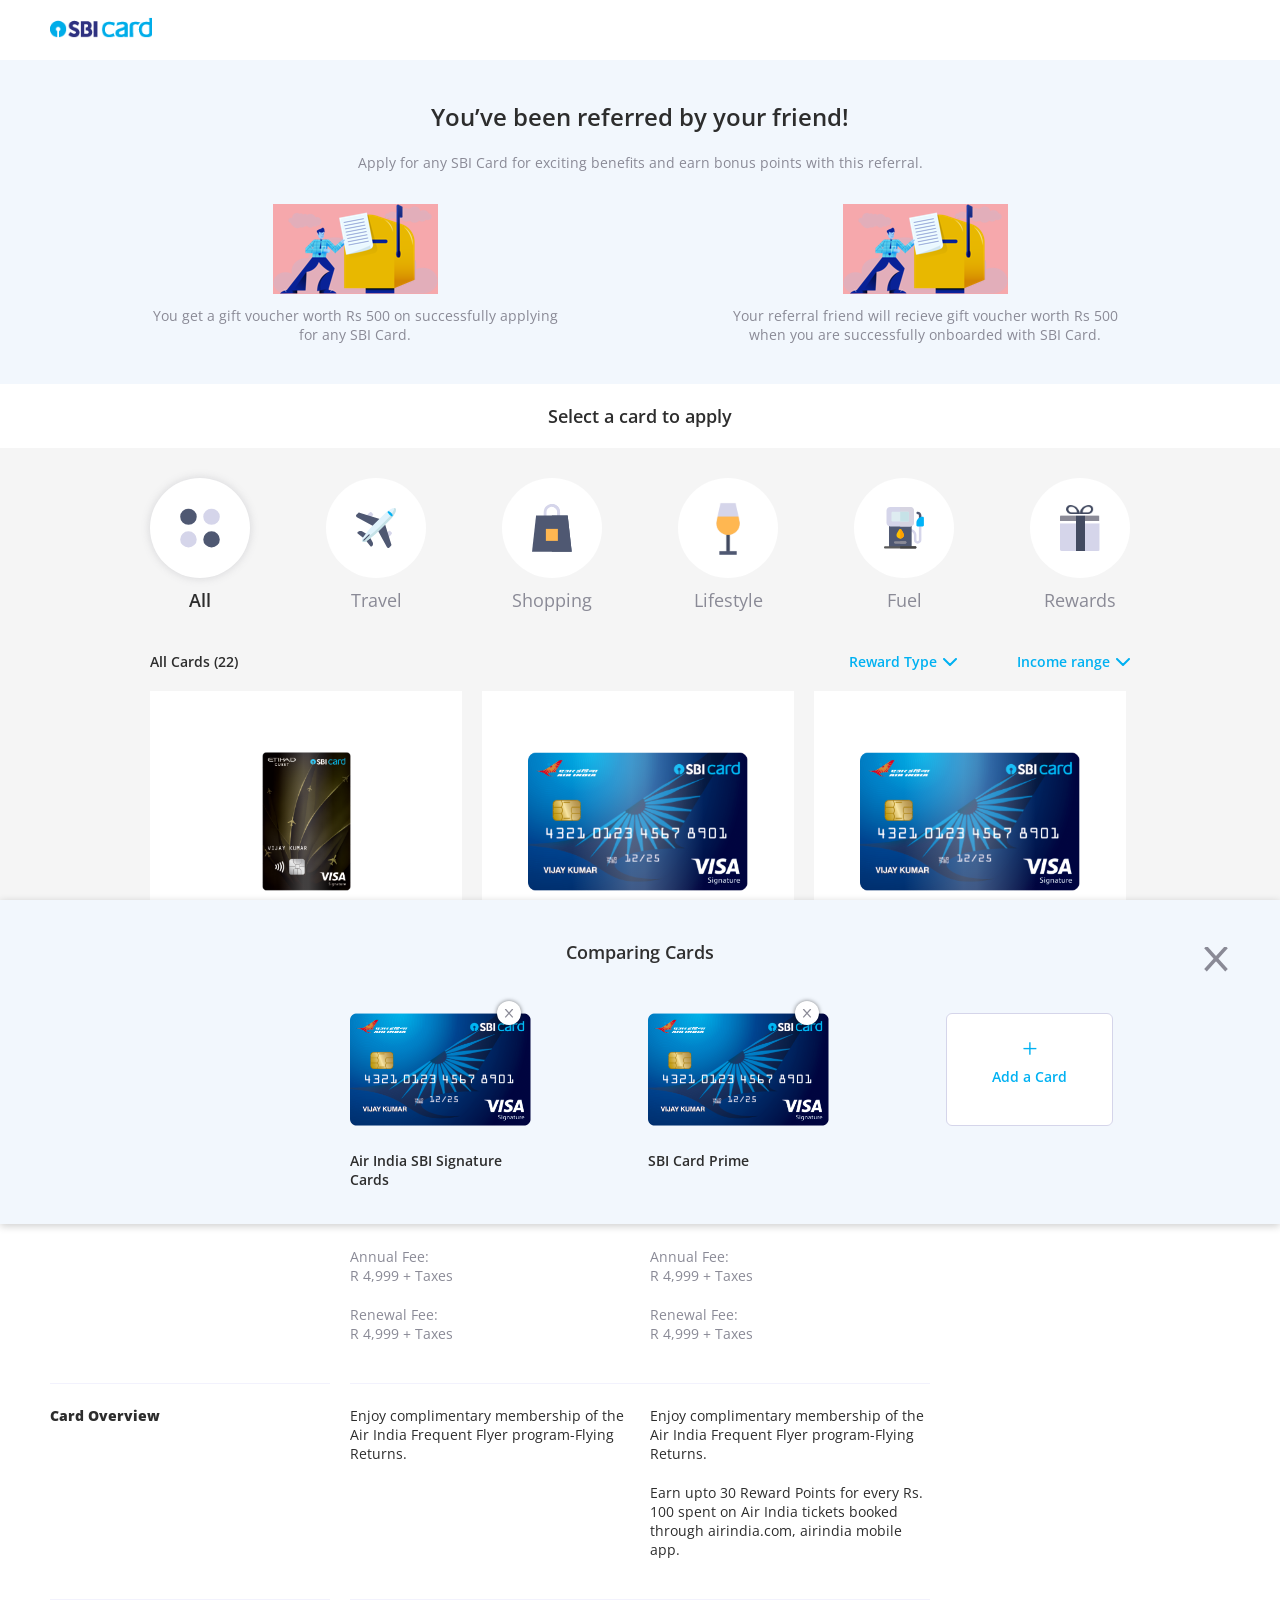
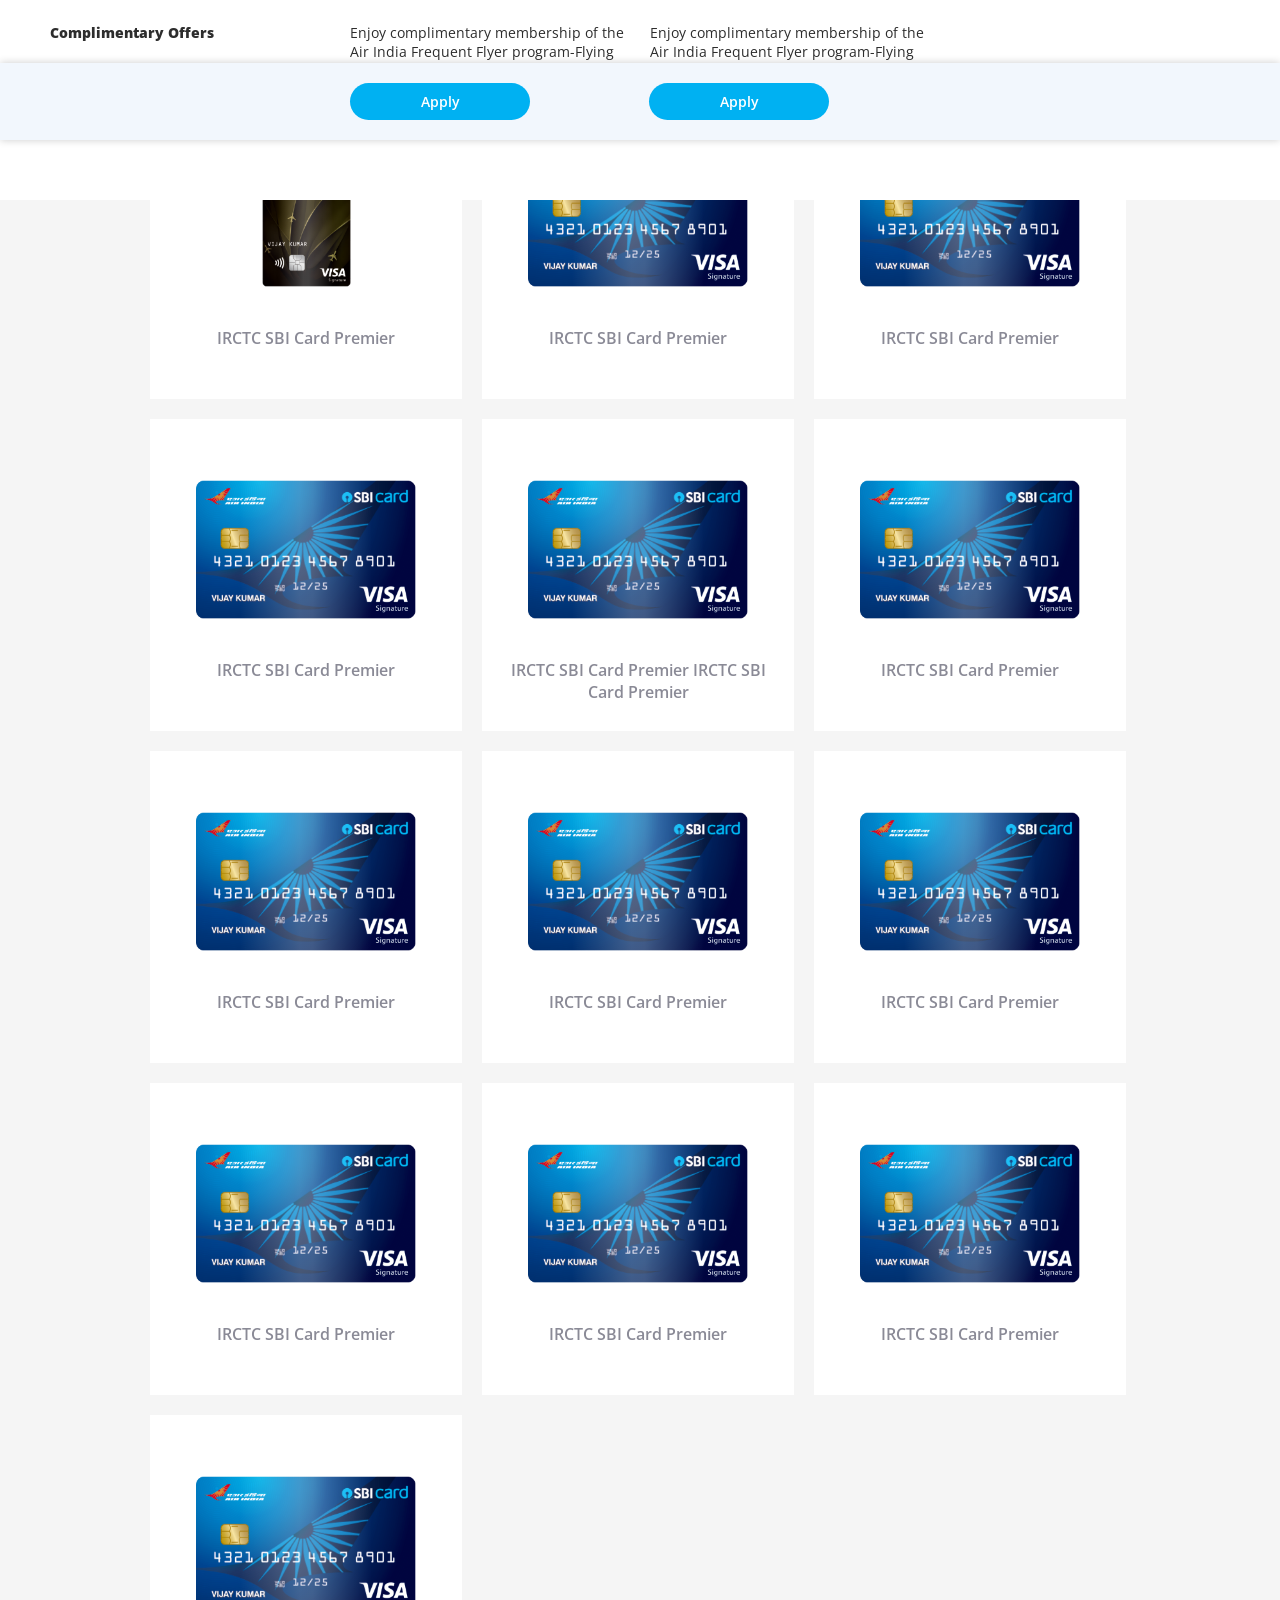
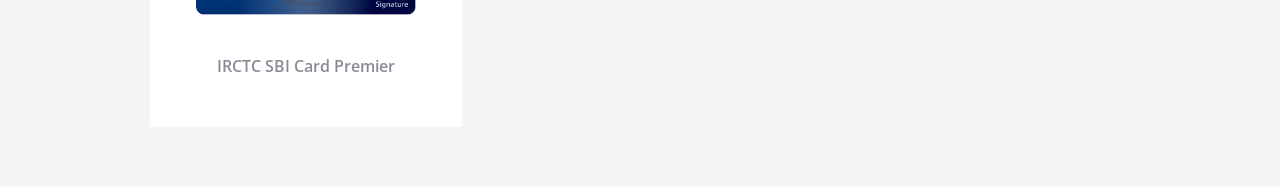
<file: index.html>
<!doctype html>
<html lang="en">

<head>
    <meta charset="utf-8">
    <meta name="viewport" content="width=device-width, initial-scale=1, user-scalable=no">
    <link href="https://fonts.googleapis.com/css?family=Open+Sans:400,600,700&display=swap" rel="stylesheet">
    <link rel="stylesheet" href="css/style.css">
    <link rel="stylesheet" href="css/additions.css">
    <script src="https://code.jquery.com/jquery-3.4.1.js"></script>
    <title>Ref Landing</title>
</head>

<body class="re_body">
    <div class="re_headerlogo">
        <div class="re_logo">
            <img src="images/logo.png">
        </div>
    </div>
    <div class="re_afterheader" id="re_afterheader">
        <div class="re_refered_parent">
            <div class="re_inner">
                <div class="re_txt_ref">
                    <h5>You’ve been referred by your friend!</h5>
                    <p>Apply for any SBI Card for exciting benefits and earn bonus points with this referral.</p>
                </div>
                <div class="ref_img_ref_parent">
                    <div class="ref_img_content_img">
                        <div class="re_img_ref">
                            <img src="images/sbi-card-collaterals-tokenisation-illustrations-artboard-1-1-1-01-01.png"
                                alt="">
                        </div>
                        <p>You get a gift voucher worth Rs 500 on successfully applying for any SBI Card.</p>
                    </div>

                    <div class="ref_img_content_img">
                        <div class="re_img_ref">
                            <img src="images/sbi-card-collaterals-tokenisation-illustrations-artboard-1-1-1-01-01.png"
                                alt="">
                        </div>
                        <p>Your referral friend will recieve gift voucher worth Rs 500 when you are successfully
                            onboarded with SBI Card.</p>
                    </div>
                </div>
            </div>
        </div>
        <div class="re_select_title">
            Select a card to apply
        </div>
        <div class="re_card_area">

            <div class="recard_cat_button_sec">
                <a href="javascript:;" class="active">
                    <div>
                        <img src="images/re_all.svg" alt="">
                    </div>
                    <span>All</span>
                </a>
                <a href="javascript:;">
                    <div>
                        <img src="images/re_travel.svg" alt="">
                    </div>
                    <span>Travel</span>
                </a>
                <a href="javascript:;">
                    <div>
                        <img src="images/re_shopping.svg" alt="">
                    </div>
                    <span>Shopping</span>
                </a>
                <a href="javascript:;">
                    <div>
                        <img src="images/re_lifestyle.png" alt="">
                    </div>
                    <span>Lifestyle</span>
                </a>
                <a href="javascript:;">
                    <div>
                        <img src="images/re_fuel.svg" alt="">
                    </div>
                    <span>Fuel</span>
                </a>
                <a href="javascript:;">
                    <div>
                        <img src="images/re_reward.png" alt="">
                    </div>
                    <span>Rewards</span>
                </a>


            </div>
            <div class="re_filtersbox">
                <div class="re_title re_no_padding">
                    <div>
                        All Cards <span>(22)</span>
                    </div>
                    <a href="javascript:;" class="re_w_filter_menu re_filterbtn reward_type">Reward Type</a>
                    <a href="javascript:;" class="re_w_filter_menu re_filterbtn">Income range</a>
                    <a href="javascript:;" onclick="togglefiltermenu(this)"
                        class="re_m_filter_menu re_filterbtn">Filters</a>
                </div>
                <!-- Filters -->
                <div class="re_filters_parent" id="re_filters_parent">
                    <div class="re_filter_title">
                        <span>Filters</span>
                        <a href="javascript:;">Clear All</a>
                    </div>
                    <div class="re_filters_header">
                        <div class="re_btn_reward re_active" onclick="filtertoggle_mobile(this)">Reward Type</div>
                        <div class="re_btn_income" onclick="filtertoggle_mobile(this)">Income range</div>
                    </div>
                    <div class="re_filters_body" id="re_filters_body">
                        <div class="re_filters_body_reward">
                            <input type="checkbox" id="re_point">
                            <label for="re_point"><i></i>Reward Points</label>
                            <input type="checkbox" id="re_fuel">
                            <label for="re_fuel"><i></i>Fuel Surcharge Waiver</label>
                            <input type="checkbox" id="re_lounge">
                            <label for="re_lounge"><i></i>Lounge Access</label>
                            <input type="checkbox" id="re_fraud">
                            <label for="re_fraud"><i></i>Fraud Liability Cover</label>
                            <input type="checkbox" id="re_Concierge">
                            <label for="re_Concierge"><i></i>Concierge Service</label>
                            <input type="checkbox" id="re_Travel">
                            <label for="re_Travel"><i></i>Travel Benefits</label>
                        </div>
                        <div class="re_filters_body_income">
                            <input type="checkbox" id="re_3_5_Lacs">
                            <label for="re_3_5_Lacs"><i></i>3-5 Lacs</label>
                            <input type="checkbox" id="re_5_10_Lacs">
                            <label for="re_5_10_Lacs"><i></i>5-10 Lacs</label>
                            <input type="checkbox" id="re_10_15_Lacs">
                            <label for="re_10_15_Lacs"><i></i>10-15 Lacs</label>
                            <input type="checkbox" id="re_15_Lacs">
                            <label for="re_15_Lacs"><i></i>15 Lacs+</label>
                        </div>
                    </div>
                    <div class="re_apply_cancel_sec">
                        <a href="javascript:;" class="re_apppy_btn" onclick="togglefiltermenu(this)">Apply</a>
                        <a href="javascript:;" class="re_cancel_btn" onclick="togglefiltermenu(this)">Cancel</a>
                    </div>
                </div>
            </div>
            <!-- Selected filter -->
            <!-- Currently its hidden html is here -->
            <div class="re_selectedfilters" style="display: none">
                <div class="re_title_f">Filter</div>
                <div class="tags_parent">
                    <div class="re_tags">Fuel Surcharge Waiver <i></i></div>
                    <div class="re_tags">5-10 Lacs <i></i></div>
                </div>
                <div class="re_clearall">Clear all</div>
            </div>
            <div class="re_cards_parent">
                <div class="re_card_box_ vertical-card" onclick="onSelectCard(this, 0)">
                    <div class="re_bgbox" style="background:url(images/etihad-guest-sbi-premier.png)">
                        <div class="lefthover re-desktop"></div>
                        <div class="righthover re-desktop"></div>
                        <div class="imagebg"></div>
                    </div>
                    <p
                        title="IRCTC SBI Card Premier IRCTC SBI Card Premier IRCTC SBI Card Premier IRCTC SBI Card Premier IRCTC SBI Card Premier">
                        IRCTC SBI Card Premier IRCTC SBI Card Premier IRCTC SBI Card Premier IRCTC SBI Card Premier
                        IRCTC SBI Card Premier</p>
                    <a href="javascript:;" class="re_addtocomparebox_btn_hover">
                        Apply now
                    </a>
                    <a href="javascript:;" class="re_know_more_btn">Know more</a>
                </div>

                <div class="re_card_box_" onclick="onSelectCard(this, 1)">
                    <div class="re_bgbox" style="background:url(images/re_active_card.png)">
                        <div class="lefthover re-desktop"></div>
                        <div class="righthover re-desktop"></div>
                        <div class="imagebg"></div>
                    </div>
                    <p>IRCTC SBI Card Premier</p>
                    <a href="javascript:;" class="re_addtocomparebox_btn_hover">
                        Apply now
                    </a>
                    <a href="javascript:;" class="re_know_more_btn">Know more</a>
                </div>

                <div class="re_card_box_" onclick="onSelectCard(this, 2)">
                    <div class="re_bgbox" style="background:url(images/re_active_card.png)">
                        <div class="lefthover re-desktop"></div>
                        <div class="righthover re-desktop"></div>
                        <div class="imagebg"></div>
                    </div>
                    <p>IRCTC SBI Card Premier</p>
                    <a href="javascript:;" class="re_addtocomparebox_btn_hover">
                        Apply now
                    </a>
                    <a href="javascript:;" class="re_know_more_btn">Know more</a>
                </div>

                <div class="re_card_box_" onclick="onSelectCard(this, 3)">
                    <div class="re_bgbox" style="background:url(images/re_active_card.png)">
                        <div class="lefthover re-desktop"></div>
                        <div class="righthover re-desktop"></div>
                        <div class="imagebg"></div>
                    </div>
                    <p
                        title="IRCTC SBI Card Premier IRCTC SBI Card Premier IRCTC SBI Card Premier IRCTC SBI Card Premier IRCTC SBI Card Premier IRCTC SBI Card Premier">
                        IRCTC SBI Card Premier IRCTC SBI Card Premier IRCTC SBI Card Premier IRCTC SBI Card Premier
                        IRCTC
                        SBI Card Premier IRCTC SBI Card Premier</p>
                    <a href="javascript:;" class="re_addtocomparebox_btn_hover">
                        Apply now
                    </a>
                    <a href="javascript:;" class="re_know_more_btn">Know more</a>
                </div>

                <div class="re_card_box_" onclick="onSelectCard(this, 4)">
                    <div class="re_bgbox" style="background:url(images/re_active_card.png)">
                        <div class="lefthover re-desktop"></div>
                        <div class="righthover re-desktop"></div>
                        <div class="imagebg"></div>
                    </div>
                    <p>IRCTC SBI Card Premier</p>
                    <a href="javascript:;" class="re_addtocomparebox_btn_hover">
                        Apply now
                    </a>
                    <a href="javascript:;" class="re_know_more_btn">Know more</a>
                </div>

                <div class="re_card_box_" onclick="onSelectCard(this, 5)">
                    <div class="re_bgbox" style="background:url(images/re_active_card.png)">
                        <div class="lefthover re-desktop"></div>
                        <div class="righthover re-desktop"></div>
                        <div class="imagebg"></div>
                    </div>
                    <p>IRCTC SBI Card Premier</p>
                    <a href="javascript:;" class="re_addtocomparebox_btn_hover">
                        Apply now
                    </a>
                    <a href="javascript:;" class="re_know_more_btn">Know more</a>
                </div>

                <div class="re_card_box_" onclick="onSelectCard(this, 6)">
                    <div class="re_bgbox" style="background:url(images/re_active_card.png)">
                        <div class="lefthover re-desktop"></div>
                        <div class="righthover re-desktop"></div>
                        <div class="imagebg"></div>
                    </div>
                    <p>IRCTC SBI Card Premier</p>
                    <a href="javascript:;" class="re_addtocomparebox_btn_hover">
                        Apply now
                    </a>
                    <a href="javascript:;" class="re_know_more_btn">Know more</a>
                </div>

                <div class="re_card_box_" onclick="onSelectCard(this, 7)">
                    <div class="re_bgbox" style="background:url(images/re_active_card.png)">
                        <div class="lefthover re-desktop"></div>
                        <div class="righthover re-desktop"></div>
                        <div class="imagebg"></div>
                    </div>
                    <p>IRCTC SBI Card Premier</p>
                    <a href="javascript:;" class="re_addtocomparebox_btn_hover">
                        Apply now
                    </a>
                    <a href="javascript:;" class="re_know_more_btn">Know more</a>
                </div>

                <div class="re_card_box_" onclick="onSelectCard(this, 8)">
                    <div class="re_bgbox" style="background:url(images/re_active_card.png)">
                        <div class="lefthover re-desktop"></div>
                        <div class="righthover re-desktop"></div>
                        <div class="imagebg"></div>
                    </div>
                    <p>IRCTC SBI Card Premier</p>
                    <a href="javascript:;" class="re_addtocomparebox_btn_hover">
                        Apply now
                    </a>
                    <a href="javascript:;" class="re_know_more_btn">Know more</a>
                </div>

                <div class="re_card_box_ vertical-card" onclick="onSelectCard(this, 9)">
                    <div class="re_bgbox" style="background:url(images/etihad-guest-sbi-premier.png)">
                        <div class="lefthover re-desktop"></div>
                        <div class="righthover re-desktop"></div>
                        <div class="imagebg"></div>
                    </div>
                    <p>IRCTC SBI Card Premier</p>
                    <a href="javascript:;" class="re_addtocomparebox_btn_hover">
                        Apply now
                    </a>
                    <a href="javascript:;" class="re_know_more_btn">Know more</a>
                </div>

                <div class="re_card_box_" onclick="onSelectCard(this, 10)">
                    <div class="re_bgbox" style="background:url(images/re_active_card.png)">
                        <div class="lefthover re-desktop"></div>
                        <div class="righthover re-desktop"></div>
                        <div class="imagebg"></div>
                    </div>
                    <p>IRCTC SBI Card Premier</p>
                    <a href="javascript:;" class="re_addtocomparebox_btn_hover">
                        Apply now
                    </a>
                    <a href="javascript:;" class="re_know_more_btn">Know more</a>
                </div>

                <div class="re_card_box_" onclick="onSelectCard(this, 11)">
                    <div class="re_bgbox" style="background:url(images/re_active_card.png)">
                        <div class="lefthover re-desktop"></div>
                        <div class="righthover re-desktop"></div>
                        <div class="imagebg"></div>
                    </div>
                    <p>IRCTC SBI Card Premier</p>
                    <a href="javascript:;" class="re_addtocomparebox_btn_hover">
                        Apply now
                    </a>
                    <a href="javascript:;" class="re_know_more_btn">Know more</a>
                </div>

                <div class="re_card_box_" onclick="onSelectCard(this, 12)">
                    <div class="re_bgbox" style="background:url(images/re_active_card.png)">
                        <div class="lefthover re-desktop"></div>
                        <div class="righthover re-desktop"></div>
                        <div class="imagebg"></div>
                    </div>
                    <p>IRCTC SBI Card Premier</p>
                    <a href="javascript:;" class="re_addtocomparebox_btn_hover">
                        Apply now
                    </a>
                    <a href="javascript:;" class="re_know_more_btn">Know more</a>
                </div>

                <div class="re_card_box_" onclick="onSelectCard(this, 13)">
                    <div class="re_bgbox" style="background:url(images/re_active_card.png)">
                        <div class="lefthover re-desktop"></div>
                        <div class="righthover re-desktop"></div>
                        <div class="imagebg"></div>
                    </div>
                    <p>IRCTC SBI Card Premier IRCTC SBI Card Premier</p>
                    <a href="javascript:;" class="re_addtocomparebox_btn_hover">
                        Apply now
                    </a>
                    <a href="javascript:;" class="re_know_more_btn">Know more</a>
                </div>

                <div class="re_card_box_" onclick="onSelectCard(this, 14)">
                    <div class="re_bgbox" style="background:url(images/re_active_card.png)">
                        <div class="lefthover re-desktop"></div>
                        <div class="righthover re-desktop"></div>
                        <div class="imagebg"></div>
                    </div>
                    <p>IRCTC SBI Card Premier</p>
                    <a href="javascript:;" class="re_addtocomparebox_btn_hover">
                        Apply now
                    </a>
                    <a href="javascript:;" class="re_know_more_btn">Know more</a>
                </div>

                <div class="re_card_box_" onclick="onSelectCard(this, 15)">
                    <div class="re_bgbox" style="background:url(images/re_active_card.png)">
                        <div class="lefthover re-desktop"></div>
                        <div class="righthover re-desktop"></div>
                        <div class="imagebg"></div>
                    </div>
                    <p>IRCTC SBI Card Premier</p>
                    <a href="javascript:;" class="re_addtocomparebox_btn_hover">
                        Apply now
                    </a>
                    <a href="javascript:;" class="re_know_more_btn">Know more</a>
                </div>

                <div class="re_card_box_" onclick="onSelectCard(this, 16)">
                    <div class="re_bgbox" style="background:url(images/re_active_card.png)">
                        <div class="lefthover re-desktop"></div>
                        <div class="righthover re-desktop"></div>
                        <div class="imagebg"></div>
                    </div>
                    <p>IRCTC SBI Card Premier</p>
                    <a href="javascript:;" class="re_addtocomparebox_btn_hover">
                        Apply now
                    </a>
                    <a href="javascript:;" class="re_know_more_btn">Know more</a>
                </div>

                <div class="re_card_box_" onclick="onSelectCard(this, 17)">
                    <div class="re_bgbox" style="background:url(images/re_active_card.png)">
                        <div class="lefthover re-desktop"></div>
                        <div class="righthover re-desktop"></div>
                        <div class="imagebg"></div>
                    </div>
                    <p>IRCTC SBI Card Premier</p>
                    <a href="javascript:;" class="re_addtocomparebox_btn_hover">
                        Apply now
                    </a>
                    <a href="javascript:;" class="re_know_more_btn">Know more</a>
                </div>

                <div class="re_card_box_" onclick="onSelectCard(this, 18)">
                    <div class="re_bgbox" style="background:url(images/re_active_card.png)">
                        <div class="lefthover re-desktop"></div>
                        <div class="righthover re-desktop"></div>
                        <div class="imagebg"></div>
                    </div>
                    <p>IRCTC SBI Card Premier</p>
                    <a href="javascript:;" class="re_addtocomparebox_btn_hover">
                        Apply now
                    </a>
                    <a href="javascript:;" class="re_know_more_btn">Know more</a>
                </div>

                <div class="re_card_box_" onclick="onSelectCard(this, 19)">
                    <div class="re_bgbox" style="background:url(images/re_active_card.png)">
                        <div class="lefthover re-desktop"></div>
                        <div class="righthover re-desktop"></div>
                        <div class="imagebg"></div>
                    </div>
                    <p>IRCTC SBI Card Premier</p>
                    <a href="javascript:;" class="re_addtocomparebox_btn_hover">
                        Apply now
                    </a>
                    <a href="javascript:;" class="re_know_more_btn">Know more</a>
                </div>

                <div class="re_card_box_" onclick="onSelectCard(this, 20)">
                    <div class="re_bgbox" style="background:url(images/re_active_card.png)">
                        <div class="lefthover re-desktop"></div>
                        <div class="righthover re-desktop"></div>
                        <div class="imagebg"></div>
                    </div>
                    <p>IRCTC SBI Card Premier</p>
                    <a href="javascript:;" class="re_addtocomparebox_btn_hover">
                        Apply now
                    </a>
                    <a href="javascript:;" class="re_know_more_btn">Know more</a>
                </div>

                <div class="re_card_box_" onclick="onSelectCard(this, 21)">
                    <div class="re_bgbox" style="background:url(images/re_active_card.png)">
                        <div class="lefthover re-desktop"></div>
                        <div class="righthover re-desktop"></div>
                        <div class="imagebg"></div>
                    </div>
                    <p>IRCTC SBI Card Premier</p>
                    <a href="javascript:;" class="re_addtocomparebox_btn_hover">
                        Apply now
                    </a>
                    <a href="javascript:;" class="re_know_more_btn">Know more</a>
                </div>

            </div>
        </div>
    </div>
    <!-- compare card -->
    <div class="re_cardadded" id="re_cardadded">
        <div class="re_cardadded_parent">
            <div class="re_cardadd_mobile_expand">
                <img src="images/re_downarrow_grey.svg">
            </div>
            <div class="re_add_card_box">
                <div class="re_cardadded_a">
                    <img src="images/re_active_card.png">
                    <i></i>
                </div>
                <div class="re_ad_new_bottom" style="display: none">
                    <i></i> Add Card
                </div>
                <div class="re_cardadded_a">
                    <img src="images/re_active_card.png">
                    <i></i>
                </div>
                <div class="re_ad_new_bottom" style="display: none">
                    <i></i> Add Card
                </div>
                <div class="re_ad_new_bottom">
                    <i></i> Add Card
                </div>
            </div>
            <div class="re_compbtn">
                <a href="javascript:;" class="re_btn_cancel" onclick="closecomparebottom(this)">Cancel</a>
                <a href="javascript:;" class="re_btn_compare" onclick="openfullcompare(this)">Compare</a>
            </div>
        </div>
    </div>
    <!-- Full comparebox -->
    <div class="re_fullcomparebox sub-category-container" id="re_fullcomparebox">
        <div class="re_fullcomparebox_header sub-category-container">
            <h3>Comparing Cards</h3>
            <div class="re_header_cards">

                <div class="re_cards_box">
                    <img src="images/re_active_card.png">
                    <i></i>
                    <p>Air India SBI Signature Cards</p>
                </div>
                <div class="re_cards_box">
                    <img src="images/re_active_card.png">
                    <i></i>
                    <p>SBI Card Prime</p>
                </div>
                <div class="re_cards_box re_add_a_card_header" onclick="closefullcompare(this)">
                    <img src="images/re_active_card.png">
                    <div>
                        <i></i> Add a Card
                    </div>
                    <p style="visibility: hidden">SBI Card Prime</p>
                </div>
                <div class="re_close_full_compare" id="re_close_full_compare" onclick="closefullcompare(this)"></div>
            </div>
        </div>
        <div class="re_fullcomparebox_body sub-category-container">
            <div class="re_fullcomparebox_body_row">
                <div></div>
                <div>
                    <p>
                        <span>Annual Fee:</span>
                        <span> R 4,999 + Taxes</span>
                    </p>
                    <p>
                        <span>Renewal Fee:</span>
                        <span> R 4,999 + Taxes</span>
                    </p>
                </div>
                <div>
                    <p>
                        <span>Annual Fee:</span>
                        <span> R 4,999 + Taxes</span>
                    </p>
                    <p>
                        <span>Renewal Fee:</span>
                        <span> R 4,999 + Taxes</span>
                    </p>
                </div>
            </div>
            <div class="re_fullcomparebox_body_row">
                <div>Card Overview</div>
                <div>
                    <p>
                        Enjoy complimentary membership of the Air India Frequent Flyer program-Flying Returns.
                    </p>
                </div>
                <div>
                    <p>
                        Enjoy complimentary membership of the Air India Frequent Flyer program-Flying Returns.
                    </p>
                    <p>
                        Earn upto 30 Reward Points for every Rs. 100 spent on Air India tickets booked through
                        airindia.com, airindia mobile app.
                    </p>
                </div>
            </div>
            <div class="re_fullcomparebox_body_row">
                <div>Complimentary Offers</div>
                <div>
                    <p>
                        Enjoy complimentary membership of the Air India Frequent Flyer program-Flying Returns.
                    </p>
                </div>
                <div>
                    <p>
                        Enjoy complimentary membership of the Air India Frequent Flyer program-Flying Returns.
                    </p>
                </div>
            </div>
            <div class="re_fullcomparebox_body_row">
                <div>Card Overview</div>
                <div>
                    <p>
                        Enjoy complimentary membership of the Air India Frequent Flyer program-Flying Returns.
                    </p>
                </div>
                <div>
                    <p>
                        Enjoy complimentary membership of the Air India Frequent Flyer program-Flying Returns.
                    </p>
                    <p>
                        Earn upto 30 Reward Points for every Rs. 100 spent on Air India tickets booked through
                        airindia.com, airindia mobile app.
                    </p>
                </div>
            </div>
        </div>
        <div class="re_fullcomparebox_footer sub-category-container">
            <div class="re_fullcomparebox_footer_inner">
                <a href="javascript:;"><span>Apply</span></a>
                <a href="javascript:;"><span>Apply</span></a>
            </div>
        </div>
    </div>
    <div class="re_detailcard_open_parent hidden">
        <div class="re_opened_card">
            <a href="javascript:;" class="re_close_desc" onclick="closeCardDetails()">
                <img class="close-card-img" src="images/card_close.svg" alt="">
            </a>
            <img class="detail-card-image" src="images/re_active_card.png">
            <p class="opened-card-heading">IRCTC SBI Card Premier</p>
            <div class="re_feesbox">
                <p>
                    <span>Annual Fee:</span>
                    <span>₹ 4,999 + Taxes</span>
                </p>
                <p>
                    <span>Renewal Fee: </span>
                    <span>₹ 4,999</span>
                </p>
            </div>
            <div class="re_desc">
                <div>
                    <img src="images/re_idcard.svg">
                    <p>Complimentary membership of the Air India Frequent Flyer program-Flying Returns.</p>
                </div>
                <div>
                    <img src="images/re_reward.svg">
                    <p>Earn upto 30 Reward Points for every Rs. 100 spent on Air India tickets booked through
                        airindia.com, airindia mobile app.</p>
                </div>
                <div>
                    <img src="images/re_gift_reward.svg">
                    <p>Enjoy complimentary membership of the Air India Frequent Flyer program-Flying Returns.
                    </p>
                </div>
            </div>
            <div class="re_referal_offer_txt">
                <p>Referral Offer</p>
                <span>You get Rs 500 voucher for using the referral code</span>
            </div>
            <a href="javascript:;" class="re_button_apply">Apply now</a>
            <a href="javascript:;" class="re_button_know">Know More</a>
            <div class="re_button_compare re_button_compare_add">+ <a href="javascript:;"> Add to
                    compare</a></div>
            <div class="re_button_compare re_button_compare_remove" style="display:none;">- <a href="javascript:;">
                    Remove from compare</a></div>
        </div>
    </div>
    <script type="text/javascript">
        // For opening filter menu
        function togglefiltermenu(event) {
            if (window.innerWidth >= 768) {
                document.querySelectorAll('.re_filterbtn').forEach(function (item) {
                    item.classList.remove('re_filterbtn_open');
                });
                event.classList.toggle('re_filterbtn_open');
                document.querySelector('#re_filters_parent').classList.remove('re_filters_parent_open');
                if (event.innerText == "Reward Type") {
                    document.querySelector('#re_filters_parent').classList.toggle('re_filters_parent_open');
                    document.querySelector('#re_filters_body').classList.remove('income_type_open');
                    document.querySelector('#re_filters_body').classList.add('reward_type_open');
                } else {
                    document.querySelector('#re_filters_parent').classList.toggle('re_filters_parent_open');
                    document.querySelector('#re_filters_body').classList.remove('reward_type_open');
                    document.querySelector('#re_filters_body').classList.add('income_type_open')
                }
            } else if (window.innerWidth <= 767) {
                event.classList.toggle('re_filterbtn_open');
                document.querySelector('#re_filters_parent').classList.toggle('re_filters_parent_open');
                document.getElementsByClassName("re_headerlogo")[0].classList.toggle('header_filter_open');
            }
        }
        // filter toggle on mobile
        function filtertoggle_mobile(event) {
            if (window.innerWidth <= 767) {
                document.querySelectorAll('.re_filters_header > div').forEach(function (item) {
                    item.classList.remove('re_active');
                });
                event.classList.add('re_active');
                if (event.innerText == "Reward Type") {
                    document.querySelector('#re_filters_body').classList.remove('income_type_open');
                    document.querySelector('#re_filters_body').classList.add('reward_type_open');
                } else {
                    document.querySelector('#re_filters_body').classList.remove('reward_type_open');
                    document.querySelector('#re_filters_body').classList.add('income_type_open')
                }
            }
        }


        function closecomparebottom(event) {
            document.querySelector('#re_cardadded').classList.remove('re_cardadded_open');
            $('.re_cards_parent').removeAttr('style');
        }
        // For opening full compare box
        function openfullcompare(event) {


            document.querySelector('#re_fullcomparebox').classList.add('re_fullcomparebox_open');
            document.getElementsByTagName('body')[0].classList.add('re_comparebox_openes');
            window.scrollTo({
                top: 0
            });
            $('.re_close_full_compare').show();

        }
        // for on scrolling to make height small
        window.addEventListener('scroll', function (e) {
            var scrolltop = window.scrollY;
            if (scrolltop > 50) {
                document.querySelector('#re_fullcomparebox').classList.add('re_fullcomparebox_scroll');

            } else {
                document.querySelector('#re_fullcomparebox').classList.remove('re_fullcomparebox_scroll');

            }
        });
        // for closing comparepop
        function closefullcompare(event) {
            document.querySelector('#re_fullcomparebox').classList.remove('re_fullcomparebox_open');
            document.getElementsByTagName('body')[0].classList.remove('re_comparebox_openes');
            window.scrollTo({
                top: 0
            });
            document.querySelector('#re_fullcomparebox').classList.remove('re_fullcomparebox_scroll');
            $('.re_close_full_compare').hide();
        }
        //$(document).ready(function () {
            window.addEventListener('load', function () {
            if ($(window).width() >= 768) {
                $('.re_card_area .re_title a').click(function (e) {
                    e.stopImmediatePropagation();
                    var currenttext = $(this).text();
                    $('#re_filters_parent').show();
                    $('.re_card_area .re_title a').removeClass('re_filterbtn_open');
                    $(this).toggleClass('re_filterbtn_open');
                    if (currenttext == 'Reward Type') {
                        $('.re_filters_body_income').hide();
                        $('.re_filters_body_reward').show();
                        $('#re_filters_parent').css('right', '171px');
                    } else {
                        $('.re_filters_body_reward').hide();
                        $('.re_filters_body_income').show();
                        $('#re_filters_parent').css('right', '0');
                    }
                });
                $(window).click(function () {
                    $('#re_filters_parent').hide();
                    $('.re_card_area .re_title a').removeClass('re_filterbtn_open');
                });
            }
            $('.re_filters_body').change(function () {
                $('.re_selectedfilters').show();
                if ($('input[type="checkbox"]:checked').length > 0) {
                    $('.re_apppy_btn').css('background', '#00b1f2')
                } else {
                    $('.re_apppy_btn').css('background', '#dadada')
                }
            });
            $('.re_clearall').click(function () {
                $('.re_selectedfilters').hide();
            });
            // // $('.re_cards_parent > div.re_card_box_').click(function (e) {
            // //     e.stopImmediatePropagation();
            // //     $('.re_cards_parent>div').removeClass('active');
            // //     $(this).addClass('active');
            // //     $('.re_detailcard_open_parent').removeAttr('style');
            // //     $(this).next().css({
            // //         'max-height': '1368px',
            // //     });
            // });
            // $('.re_detailcard_open_parent .re_opened_card .re_close_desc').click(function (e) {
            //     // debugger;
            //     e.stopImmediatePropagation();
            //     $(this).parent().parent().removeAttr('style');
            //     $('.re_cards_parent>div').removeClass('active');
            // });
            $('.re_cardadd_mobile_expand').click(function () {
                $(this).toggleClass('open');
                $('#re_cardadded').toggleClass('re_cardadded_open_full')
            });
        });
        // compare card left right swipe
        var subCatContainer = document.getElementsByClassName("sub-category-container");

        $(".sub-category-container").scroll(function () {
            for (var i in subCatContainer)
                $(subCatContainer[i]).scrollLeft($(this).scrollLeft());
        });
        window.addEventListener('load', function () {
            $('.recard_cat_button_sec a').click(function () {
                $('.recard_cat_button_sec a').removeClass('active');
                $(this).addClass('active');
            });
            $('#re_filters_parent').click(function (e) {
                e.stopImmediatePropagation();
            });
            // For opening compare box
            function opencomparebottom(event) {
                document.querySelector('#re_cardadded').classList.add('re_cardadded_open');
                $('.re_cards_parent').css('padding-bottom', '130px');
            }
            $('.re_button_compare_add').click(function (e) {
                e.stopImmediatePropagation();
                $('#re_cardadded').addClass('re_cardadded_open');
                $('.re_cards_parent').css('padding-bottom', '130px');
                $(this).next().show();
                $(this).hide();
            });
            $('.re_button_compare_remove').click(function (e) {
                e.stopImmediatePropagation();
                $(this).prev().show();
                $(this).hide();
            });
            $('.re_cards_parent>div.re_opened_card a.re_button_apply').click(function (e) {

                e.stopImmediatePropagation();
            });
            $('.re_cards_parent>div.re_opened_card a.re_button_know').click(function (e) {

                e.stopImmediatePropagation();
            });
            $('.re_cardadded_a i').click(function () {
                $(this).parent().next().show();
                $(this).parent().hide();
                if ($('.re_cardadded_a[style="display: none;"]').length == 2) {
                    $('#re_cardadded').removeClass('re_cardadded_open');
                    $('.re_cards_parent').css('padding-bottom', '40px');
                    $('.re_opened_card[style="display: flex;"] .re_button_compare_add').show();
                    $('.re_opened_card[style="display: flex;"] .re_button_compare_remove').hide();

                }
            });
            $('.re_addtocomparebox_btn_hover').click(function (e) {
                e.stopImmediatePropagation();
            });
            setTimeout(function(){
                $('.re_cards_parent>.re_card_box_').each(function () {
                var oneLineThresh, twoLineThresh;
                if ($(window).width() < 768) {
                    if ($(this).hasClass('vertical-card')) {
                        oneLineThresh = 41;
                        twoLineThresh = 62;
                    } else {
                        oneLineThresh = 61;
                        twoLineThresh = 88;
                    }

                } else {
                    var oneLineThresh = 62;
                    var twoLineThresh = 84;
                }
                var titleheight = $(this).find('p').innerHeight();
                var para = $(this).find('p')[0];

                if (titleheight > oneLineThresh) {
                            var wordArray = para.innerHTML.split(" ");
                            if (titleheight > twoLineThresh) { // if the statement goes till third line
                                while (para.scrollHeight > twoLineThresh) {
                                    wordArray.pop();
                                    para.innerHTML = wordArray.join(" ") + ("...");
                                }
                            }
                            //setTimeout(function(){dummy(para, titleheight, oneLineThresh, twoLineThresh);});
                            $(this).addClass('twolinetext');
                        }
                
            });
            });

            function dummy(para, titleheight, oneLineThresh, twoLineThresh){
                var wordArray = para.innerHTML.split(" ");
                            if (titleheight > twoLineThresh) { // if the statement goes till third line
                                while (para.scrollHeight > twoLineThresh) {
                                    wordArray.pop();
                                    para.innerHTML = wordArray.join(" ") + ("...");
                                }
                            }
            }

            $('.re_filter_title a').click(function () {
                $('.re_filters_body input[type="checkbox"]:checked').each(function () {
                    $(this).prop('checked', false);
                })
            });

        })

        function onSelectCard(card, index) {
            var allCards = document.querySelectorAll('.re_cards_parent .re_card_box_'), row;
            for (var i = 0; i < allCards.length; i++) {
                allCards[i].classList.remove('active');
            }
            card.classList.add('active');
            if (window.innerWidth > 767 && window.innerWidth <= 1015) {
                row = Math.floor(index / 2) + 1, posToAdd = row * 2 - 1;
            }
            else if (window.innerWidth > 1015) {
                row = Math.floor(index / 3) + 1, posToAdd = row * 3 - 1;
            }
            else if (window.innerWidth > 759 && window.innerWidth <= 767) {
                row = Math.floor(index / 4) + 1, posToAdd = row * 4 - 1;
            }
            else if (window.innerWidth > 574 && window.innerWidth <= 759) {
                row = Math.floor(index / 3) + 1, posToAdd = row * 3 - 1;
            }
            else if (window.innerWidth > 359 && window.innerWidth <= 574) {
                row = Math.floor(index / 2) + 1, posToAdd = row * 2 - 1;
            } else {
                row = Math.floor(index / 1) + 1, posToAdd = row * 1 - 1;
            }
            if (posToAdd > allCards.length - 1) posToAdd = allCards.length - 1;
            openCardDetails(card, posToAdd);
        }

        function openCardDetails(card, index) {
            var detailedCard = $('.re_detailcard_open_parent');
            var panelBody = document.querySelector('.re_know_more_details');
            // Set Card Content 
            if (card.className.indexOf('twolinetext') !== -1) {
                var cardHeading = card.querySelector('p').title;
            } else {
                var cardHeading = card.querySelector('p').innerHTML;
            }
            
            var cardImage = card.querySelector('.re_bgbox').style['background-image'].slice(5, -2);
            detailedCard.find('.opened-card-heading')[0].innerHTML = cardHeading;
            detailedCard.find('.detail-card-image')[0].src = cardImage;
            if (card.className.indexOf('vertical-card') !== -1) {
                detailedCard.find('.detail-card-image')[0].classList.add('vertical-card');
            } else {
                detailedCard.find('.detail-card-image')[0].classList.remove('vertical-card');
            }
            // Open Card
            $('.re_cards_parent .re_card_box_').eq(index).after(detailedCard);
            detailedCard.removeClass('hidden');
            setTimeout(function () {
                getElement('.re_detailcard_open_parent').style.maxHeight = getElement('.re_detailcard_open_parent').scrollHeight + 100 + "px";
            });


        }

        function closeCardDetails() {
            var detailedCard = $('.re_detailcard_open_parent');
            var button = document.querySelector('.re_button_know'), panelBody = document.querySelector('.re_know_more_details');
            detailedCard.addClass('hidden');
            if (getElement('.re_detailcard_open_parent').style.maxHeight) {
                getElement('.re_detailcard_open_parent').style.maxHeight = null;
            }
            // Collapse Know More if opened
            /* if (button.innerHTML === 'Know Less') {
                panelBody.classList.remove('expanded');
                panelBody.style.maxHeight = null;
                button.innerHTML = 'Know More';
            } */

            setTimeout(function () {
                $('.re_fullcomparebox').after(detailedCard);
            }, 1000);

            // Remove active class from the cards
            var allCards = document.querySelectorAll('.re_cards_parent .re_card_box_');
            for (var i = 0; i < allCards.length; i++) {
                allCards[i].classList.remove('active');
            }

        }
        function getElement(selector) {
            return document.querySelector(selector);
        }
    </script>
</body>

</html>
</file>
<file: css/style.css>
* {
    padding: 0;
    margin: 0;
    box-sizing: border-box;
}

.re_body {
    background-color: #f5f5f5;
    font-family: 'Open Sans', sans-serif;
    box-sizing: border-box;
}

.re_headerlogo {
    width: 100%;
    height: 60px;
    background-color: #ffffff;
    display: flex;
    align-items: center;
}

.re_logo {
    max-width: 1180px;
    margin: 0 auto;
    width: 100%;
}

.re_logo img {
    max-width: 102px;
}

.re_refered_parent {
    height: auto;
    background-color: #f2f7fd;
    display: flex;
    align-items: center;
    justify-content: center;
    padding-top: 40px;
    padding-bottom: 40px;
}

.re_refered_parent .re_inner {
    display: flex;
    height: 100%;
    align-items: center;
    width: 100%;
    max-width: 980px;
    padding-left: 0;
    flex-flow: column;
}

.re_txt_ref {
    text-align: center;
}

.re_refered_parent .re_inner .re_txt_ref h5 {
    font-size: 24px;
    font-weight: 600;
    color: #2d2d2d;
    margin-bottom: 20px;
}

.ref_img_ref_parent {
    display: flex;
    justify-content: space-between;
    width: 100%;
    margin-top: 32px;
}

.re_refered_parent .re_inner .re_txt_ref p {
    font-size: 14px;
    font-weight: 400;
    color: #8a8a96;
}

.ref_img_content_img {
    width: calc(50% - 80px);
}

.re_refered_parent .re_inner .re_img_ref {
    background-color: rgba(255, 0, 0, 0.32);
    height: 90px;
    width: 165px;
    margin-left: auto;
    display: flex;
    align-items: center;
    justify-content: center;
    margin-right: auto;
}

.ref_img_content_img>p {
    font-family: 'Open Sans', sans-serif;
    font-size: 14px;
    font-weight: normal;
    color: #8a8a96;
    margin-top: 12px;
    max-width: 100%;
    display: flex;
    text-align: center;
}

.ref_img_content_img>p:before {
    /* content: '';
    min-width: 6px;
    height: 6px;
    background-color: #8a8a96;
    margin-right: 10px;
    border-radius: 50%;
    position: relative;
    top: 4px; */
}

.re_select_title {
    height: 64px;
    background-color: #ffffff;
    display: flex;
    align-items: center;
    justify-content: center;
    font-size: 18px;
    font-weight: 600;
    color: #2d2d2d;
}

.re_card_area {
    display: flex;
    width: 100%;
    padding-top: 30px;
    max-width: 1020px;
    margin: 0 auto;
    flex-flow: column;
    padding-left: 20px;
    /* padding-right: 20px; */
}

.re_card_area .re_title {
    display: flex;
    font-size: 14px;
    font-weight: 600;
    color: #2d2d2d;
    padding-bottom: 20px;
}

.re_card_area .recard_cat_button_sec {
    display: flex;
    flex-flow: row;
    justify-content: space-between;
    margin-bottom: 40px;
}

.re_card_area .recard_cat_button_sec a {
    display: flex;
    flex-flow: column;
    align-items: center;
    justify-content: center;
    text-decoration: none;
}

.re_card_area .recard_cat_button_sec a>div {
    width: 100px;
    height: 100px;
    box-shadow: 0 0 8px 0 transparent;
    background-color: #ffffff;
    display: flex;
    align-items: center;
    justify-content: center;
    margin-bottom: 10px;
    border-radius: 50%;
    transition: all .2s;
}

.re_card_area .recard_cat_button_sec a.active>div {
    box-shadow: 0 0 8px 0 rgba(138, 138, 150, 0.3);
    transition: all .2s;
}

.re_card_area .recard_cat_button_sec a>div img {
    max-width: 40px;
}

.re_card_area .recard_cat_button_sec a:nth-child(4)>div img {
    max-height: 55px;
}

.re_card_area .recard_cat_button_sec a>span {
    font-size: 18px;
    font-weight: 400;
    color: #8a8a96;
    transition: all .2s;
}

.re_card_area .recard_cat_button_sec a.active span,
.re_card_area .recard_cat_button_sec a:hover span {
    font-weight: 600;
    color: #2d2d2d;
    transition: all .2s;
}

.re_filterbtn {
    font-size: 14px;
    font-weight: 600;
    letter-spacing: normal;
    color: #00b1f2;
    text-decoration: none;
    padding-right: 0;
    display: flex;
    align-items: center;
}

.reward_type {
    margin-left: auto;
    margin-right: 60px;
}

.re_filterbtn:after {
    content: "";
    margin-left: auto;
    width: 14px;
    height: 8px;
    background: url(../images/re_downarrow.svg) no-repeat;
    background-size: 100%;
    margin-left: 6px;
}

.re_filterbtn_open:after {
    content: '';
    transform: rotate(180deg);
}

.re_no_padding {
    padding: 0 !important;
}

.re_cards_parent {
    width: 100%;
    display: flex;
    flex-flow: row wrap;
    /* justify-content: space-between; */
    padding-bottom: 40px;
}

.re_cards_parent>div {
    width: 312px;
    /* min-height: 312px; */
    height: 312px;
    margin-top: 0;
    padding-top: 60px;
    align-items: center;
    background-color: #ffffff;
    display: flex;
    flex-flow: column;
    box-shadow: 0 0 4px 0 transparent;
    border: solid 1px transparent;
    margin-bottom: 20px;
}

.re_cards_parent>div.re_card_box_:hover {
    padding-top: 40px;
    
}

.re_cards_parent>div.re_card_box_:hover a.re_know_more_btn {
    /* visibility: visible; */
    opacity: 1;
    transition: all .2s;
    margin-top: 13px;
}

.re_cards_parent>div.active {
    box-shadow: 0 0 4px 0 rgba(138, 138, 150, 0.3);
    border: solid 1px rgba(138, 138, 150, 0.25);
}

.re_cards_parent>div a.re_close_desc {
    position: absolute;
    right: 26px;
    top: 26px;
}

.re_cards_parent>div.re_card_box_:hover .re_addtocomparebox_btn_hover {
    /* visibility: visible; */
    opacity: 1;
    margin-top: 12px;
    transition: all .2s;
}

.re_cards_parent>div>div.re_bgbox {
    position: relative;
}

.re_cards_parent>div>div.re_bgbox>div {
    position: absolute;
    width: 50%;
    top: 0;
    left: 0;
    height: 100%;
    cursor: pointer;
    z-index: 99;
    visibility: visible;
}

.re_cards_parent>div>div.re_bgbox>div.righthover {
    right: 0;
    left: auto;
}

.re_cards_parent>div img {
    width: 100%;
    max-width: 220px;
    max-height: 151px;
    display: flex;
    height: 100%;
    transition: transform .8s ease-out;
    position: relative;
    background-size: 100% !important;
    z-index: 1;
}

.re_cards_parent>div .imagebg {
    width: 100%;
    height: 100%;
    min-width: 220px;
    min-height: 139px;
    box-sizing: content-box;
    background-size: contain;
    background-image: inherit;
    visibility: visible;
    transition: transform .8s ease-out;
    position: relative !important;
    z-index: 1 !important;
}

.re_cards_parent>div .imagebg:before {
    background: linear-gradient(90deg, hsla(0, 0%, 100%, 0) 0, hsla(0, 0%, 100%, .25) 45%, hsla(0, 0%, 100%, .25) 55%, hsla(0, 0%, 100%, 0));
    bottom: 0;
    content: "";
    display: block;
    left: 0;
    margin: 0 auto;
    position: absolute;
    right: 0;
    top: 0;
    transition: transform .8s ease-out;
    width: 60%;
}

.re_cards_parent>div>div.re_bgbox>div.righthover:hover+.imagebg {
    transform: rotateY(30deg);
}

.re_cards_parent>div>div.re_bgbox>div.righthover:hover+.imagebg:before {
    transform: translateX(25%);
}

.re_cards_parent>div>div.re_bgbox>div.lefthover:hover+div+.imagebg {
    transform: rotateY(-30deg);
}

.re_cards_parent>div>div.re_bgbox>div.lefthover:hover+div+.imagebg:before {
    transform: translateX(-25%);
}

.re_cards_parent>div>div.re_bgbox {
    background-repeat: no-repeat !important;
    background-size: contain !important;
    box-sizing: content-box;
    position: relative;
    perspective: 600px;
    visibility: hidden;
    min-width: 220px;
    min-height: 139px;
}

.re_cards_parent>div p {
    font-size: 16px;
    font-weight: 600;
    text-align: center;
    color: #8a8a96;
    padding-top: 40px;
    transition: all .2s;
    width: 100%;
    box-sizing: content-box;
    /* padding-left: 15px;
    padding-right: 15px; */
}

.re_cards_parent>div.re_card_box_:hover p {
    padding-top: 23px;
    transition: all .2s;
}

.re_addtocomparebox_btn_hover {
    display: flex;
    align-items: center;
    color: #fff;
    font-size: 12px;
    font-weight: 400;
    margin-top: 0;
    /* visibility: hidden; */
    opacity: 0;
    text-decoration: none;
    width: 101px;
    height: 29px;
    border-radius: 14.5px;
    background-color: #00b1f2;
    justify-content: center;
    transition: all .3s;
}

a.re_know_more_btn {
    font-size: 12px;
    font-weight: 600;
    font-stretch: normal;
    font-style: normal;
    line-height: normal;
    letter-spacing: normal;
    color: #00b1f2;
    font-family: 'Open Sans', sans-serif;
    text-decoration: none;
    /* visibility: hidden; */
    opacity: 0;
    transition: all .3s;
    margin-top: 0;
    display: flex;
    align-items: center;
}

a.re_know_more_btn:after {
    content: "";
    margin-left: auto;
    width: 11px;
    height: 6px;
    background: url(../images/re_downarrow.svg) no-repeat;
    background-size: 100%;
    margin-left: 6px;
}

.re_addtocomparebox_btn_hover:hover {
    background: #26c5ff;
    transition: all .2s;
}

.re_addtocomparebox_btn_hover span {
    color: #00b1f2;
    padding-right: 5px;
    font-size: 16px;
}

.re_cards_parent>div.active img {
    max-width: 243px;
    max-height: 152px;
}

.re_cards_parent>div.active p {
    color: #2d2d2d;
}

.re_cards_parent>div .re_opened_card {
    /* width: 100%;
    height: auto;
    box-shadow: none;
    border: none; */
    padding-bottom: 40px;
    padding-left: 20px;
    padding-right: 20px;
    /* position: relative;
    overflow: hidden;
    transition: all .2s; */
    padding-top: 60px;
    display: flex;
    flex-direction: column;
    align-items: center;
}

.re_cards_parent>div .re_opened_card img {
    max-width: 348px;
    max-height: 217px;
}

.re_cards_parent>div .re_opened_card>p {
    font-size: 14px;
    font-weight: 600;
    color: #2d2d2d;
    padding-top: 20px;
}

.re_cards_parent>div .re_opened_card .re_feesbox {
    width: 380px;
    display: flex;
    justify-content: space-between;
    margin-bottom: 20px;
}

.re_cards_parent>div .re_opened_card .re_feesbox p {
    padding-top: 20px;
    display: flex;
    flex-flow: column;
    color: #8a8a96;
    font-size: 18px;
    font-weight: 400;
    text-align: center;
    width: 180px;
}

.re_cards_parent>div .re_opened_card .re_desc {
    display: flex;
    justify-content: space-between;
    margin-bottom: 40px;
    width: 100%;
}

.re_cards_parent>div .re_opened_card .re_desc>div {
    flex-basis: 280px;
    max-width: 280px;
}

.re_cards_parent>div .re_opened_card .re_desc>div img {
    width: auto;
    height: auto;
    margin: 0 auto;
}

.re_cards_parent>div .re_opened_card .re_desc>div p {
    font-size: 14px;
    font-weight: 400;
    color: #2d2d2d;
    text-align: left;
    padding-top: 20px;
}

.re_cards_parent>div .re_opened_card a.re_button_know,
.re_cards_parent>div .re_opened_card a.re_button_apply {
    font-size: 14px;
    font-weight: 600;
    color: #00b1f2;
    margin-bottom: 20px;
    display: flex;
    margin-left: auto;
    margin-right: auto;
    transition: all .1s;
}

.re_cards_parent>div .re_opened_card a.re_button_apply:hover {
    background-color: rgba(0, 177, 242, .5);
    transition: all .1s;
}

.re_cards_parent>div .re_opened_card a.re_button_apply {
    width: 180px;
    height: 37px;
    border-radius: 19px;
    background-color: #00b1f2;
    align-items: center;
    justify-content: center;
    color: #ffffff;
    text-decoration: none;
}

.re_cards_parent>div .re_opened_card .re_referal_offer_txt {
    display: flex;
    justify-content: center;
    flex-flow: column;
    margin-bottom: 20px
}

.re_cards_parent>div .re_opened_card .re_referal_offer_txt p {
    display: flex;
    text-align: center;
    color: #2d2d2d;
    font-size: 14px;
    font-weight: 700;
    padding: 0;
    justify-content: center;
}

.re_cards_parent>div .re_opened_card .re_referal_offer_txt p:before {
    content: '';
    background: url(../images/star.svg) no-repeat;
    width: 19px;
    height: 19px;
    margin-right: 10px;
    margin-bottom: 10px;
}

.re_cards_parent>div .re_opened_card .re_referal_offer_txt span {
    text-align: center;
    color: #2d2d2d;
    font-size: 14px;
    font-weight: 400;
    display: flex;
}

.re_cards_parent>div .re_opened_card .re_button_compare {
    text-align: center;
    color: #00b1f2;
}

.re_cards_parent>div .re_opened_card .re_button_compare a {
    font-size: 14px;
    font-weight: 600;
    color: #00b1f2;
}

.re_filters_parent {
    padding: 20px 0;
    margin-top: 20px;
    display: none;
    flex-flow: column;
    position: absolute;
    box-shadow: 0 2px 7px 0 rgba(0, 0, 0, 0.2);
    background-color: #ffffff;
    right: 0;
    top: 10px;
    z-index: 1;
}

.re_filters_parent_open {
    display: flex;
}

.re_filters_parent .re_filters_header {
    display: flex;
    padding-bottom: 9px;
    border-bottom: solid 1px #f2f2fd;
    padding-left: 20px;
    font-size: 14px;
    font-weight: 600;
    color: #2d2d2d;
    display: none;
}

.re_btn_reward,
.re_filters_body_reward {
    width: 529px;
}

.re_filters_body {
    display: flex;
    padding-left: 20px;
}

.re_filters_body_reward {
    display: flex;
    flex-flow: column;
    width: auto;
}

.income_type_open .re_filters_body_reward,
.reward_type_open .re_filters_body_income {
    display: none;
}

.re_filters_body input[type="checkbox"] {
    display: none;
}

.re_filtersbox {
    position: relative;
    margin-bottom: 20px;
    padding-right: 20px;
}

.re_filters_body input[type="checkbox"]+label {
    font-size: 14px;
    font-weight: 400;
    color: #2d2d2d;
    display: flex;
    align-items: center;
    width: auto;
    padding-right: 20px;
    margin-bottom: 20px;
}

.re_filters_body input[type="checkbox"]+label i {
    width: 18px;
    height: 18px;
    border-radius: 2px;
    border: solid 1px #00b1f2;
    background-color: #ffffff;
    margin-right: 10px;
}

.re_filters_body input[type="checkbox"]:checked+label i {
    background-color: #00b1f2;
    position: relative;
}

.re_filters_body input[type="checkbox"]:checked+label i:before {
    content: '';
    color: #fff;
    transform: translate(0, -50%) rotate(-45deg);
    width: 10px;
    height: 5px;
    border: 1px solid #fff;
    border-top-style: none;
    border-right-style: none;
    position: absolute !important;
    left: 0 !important;
    top: 50%;
    z-index: 1;
    right: 0;
    margin: 0 auto;
}

.re_filters_body_income {
    display: flex;
    flex-flow: column;
    align-self: baseline;
    padding-right: 20px;
}

.re_selectedfilters {
    margin-top: 0;
    display: flex;
    align-items: flex-start;
    flex-flow: row wrap;
    margin-bottom: 20px;
}

.re_selectedfilters .re_title_f {
    padding-right: 10px;
    font-size: 14px;
    font-weight: 600;
    color: #2d2d2d;
    line-height: 21px;
    display: flex;
    align-items: center;
    min-height: 39px;
}

.re_selectedfilters .re_tags {
    height: 39px;
    border-radius: 33.5px;
    box-shadow: 0 0 4px 0 #d5d5ea;
    background-color: #ffffff;
    padding: 0 20px;
    align-items: center;
    display: flex;
    margin-left: 10px;
    font-size: 14px;
    font-weight: 600;
    color: #8a8a96;
    margin-bottom: 10px;
}

.re_selectedfilters .re_tags i {
    width: 8px;
    height: 7px;
    background: url(../images/re_close.svg) no-repeat;
    cursor: pointer;
    margin-left: 10px;
    background-size: 100%;
    margin-left: 10px;
}

.re_selectedfilters .re_clearall {
    margin-left: 20px;
    font-size: 14px;
    font-weight: 600;
    color: #00b1f2;
    text-decoration: underline;
    cursor: pointer;
    min-height: 40px;
    align-items: center;
    display: flex;
}

.re_cardadded {
    position: fixed;
    bottom: 0;
    width: 100%;
    height: 115px;
    box-shadow: 0 0 8px 0 rgba(0, 0, 0, 0.2);
    background-color: #f2f7fd;
    display: none;
    z-index: 1;
    transition: all .2s;
}

.re_cardadded_open {
    display: flex;
}

.re_cardadded .re_cardadded_parent {
    width: 100%;
    max-width: 980px;
    display: flex;
    margin-left: auto;
    margin-right: auto;
    padding: 20px 0;
}

.re_cardadded_parent .re_cardadded_a {
    width: 120px;
    height: 75px;
    margin-right: 40px;
    position: relative;
}

.re_cardadded_parent .re_cardadded_a img {
    width: 120px;
    height: 75px;
}

.re_cardadded_parent .re_cardadded_a i {
    width: 18px;
    height: 18px;
    box-shadow: 0 0 4px 0 rgba(0, 0, 0, 0.5);
    position: absolute;
    right: 10px;
    top: -9px;
    cursor: pointer;
    background: #ffffff url(../images/re_close.svg) no-repeat;
    background-size: 9px;
    background-position: center;
    z-index: 9;
    border-radius: 50%;
}

.re_cardadded_parent .re_ad_new_bottom {
    display: flex;
    align-items: center;
    justify-content: center;
    font-size: 14px;
    font-weight: 400;
    color: #d5d5ea;
    width: 120px;
    height: 75px;
    border-radius: 6px;
    border: solid 1px #d5d5ea;
    cursor: pointer;
    background-color: #ffffff;
    flex-flow: column;
    margin-right: 40px;
}

.re_cardadded_parent .re_ad_new_bottom i {
    width: 14px;
    height: 14px;
    background: url(../images/re_plus.svg) no-repeat;
    margin-bottom: 5px;
}

.re_cardadded_parent .re_compbtn {
    display: flex;
    margin-left: auto;
    align-items: center;
}

.re_cardadded_parent .re_compbtn .re_btn_cancel {
    font-size: 14px;
    font-weight: 600;
    text-decoration: underline;
    color: #00b1f2;
    margin-right: 20px;
}

.re_cardadded_parent .re_compbtn .re_btn_compare {
    font-size: 14px;
    font-weight: 600;
    color: #ffffff;
    width: 180px;
    height: 37px;
    border-radius: 19px;
    background-color: #00b1f2;
    display: flex;
    align-items: center;
    justify-content: center;
    text-decoration: none;
}

.re_fullcomparebox {
    position: fixed;
    top: 100%;
    left: 0;
    right: 0;
    bottom: auto;
    z-index: 99;
    background: #fff;
    height: 100%;
    /* height: 0; */
    /* visibility: hidden; */
    transition: all .3s;
}

.re_fullcomparebox_open {
    top: 60px;
    /* bottom: 0; */
    /* height: 100%; */
    /* visibility: visible; */
    transition: all .3s;
}

.re_fullcomparebox .re_fullcomparebox_header {
    width: 100%;
    box-shadow: 0 2px 8px 0 rgba(0, 0, 0, 0.2);
    background-color: #f2f7fd;
    height: 324px;
    padding-top: 40px;
    padding-bottom: 40px;
    transition: all .2s;
}

.re_fullcomparebox .re_fullcomparebox_header h3 {
    text-align: center;
    padding-bottom: 49px;
    font-size: 18px;
    font-weight: 600;
    color: #303030;
}

.re_header_cards {
    width: 100%;
    max-width: 1180px;
    display: flex;
    margin: 0 auto;
    position: relative;
}

.re_header_cards .re_cards_box {
    width: 181px;
    margin-right: 117px;
    position: relative;
}

.re_header_cards .re_cards_box img {
    width: 181px;
    height: 113px;
    margin-bottom: 20px;
    transition: all .2s;
}

.re_header_cards .re_cards_box i {
    width: 24px;
    height: 24px;
    box-shadow: 0 0 4px 0 rgba(0, 0, 0, 0.5);
    position: absolute;
    right: 10px;
    top: -12px;
    cursor: pointer;
    background: #ffffff url(../images/re_close.svg) no-repeat;
    background-size: 10px;
    background-position: center;
    z-index: 9;
    border-radius: 50%;
}

.re_header_cards .re_cards_box p {
    font-size: 14px;
    font-weight: 600;
    color: #2d2d2d;
}

.re_header_cards .re_cards_box:first-child {
    margin-left: 300px;
}

.re_header_cards .re_add_a_card_header {
    width: 181px;
    height: 113px;
    border-radius: 6px;
    border: solid 1px #d5d5ea;
    background-color: #ffffff;
    display: flex;
    align-items: center;
    justify-content: center;
    flex-flow: column;
    font-size: 14px;
    font-weight: 600;
    cursor: pointer;
    color: #00b1f2;
    transition: none;
    position: relative;
}

.re_header_cards .re_add_a_card_header>img {
    visibility: hidden;
    width: calc(100% - 20px);
    height: auto;
}

.re_header_cards .re_add_a_card_header>div {
    position: absolute;
    top: 0;
    bottom: 0;
    left: 0;
    right: 0;
    display: flex;
    flex-flow: column;
    align-items: center;
    justify-content: center;
}

.re_header_cards .re_add_a_card_header>div i {
    position: relative;
    right: 0;
    left: 0;
    display: block;
    margin: 0 auto;
    border: none;
    box-shadow: none;
}

.re_header_cards .re_add_a_card_header i {
    width: 14px;
    height: 14px;
    background: url(../images/re_plus_blue.svg) no-repeat;
    margin-bottom: 5px;
}

.re_close_full_compare {
    width: 28px;
    height: 29px;
    background: url(../images/re_close.svg) no-repeat;
    background-size: 100%;
    position: absolute;
    right: 0;
    top: -66px;
    cursor: pointer;
}

.re_fullcomparebox_body {
    width: 100%;
    position: relative;
    height: calc(100vh - 461px);
    scrollbar-width: auto;
    -ms-overflow-style: auto;
    overflow: hidden;
}

.re_fullcomparebox_body::-webkit-scrollbar {
    display: none;
}

.re_fullcomparebox_body .re_fullcomparebox_body_row {
    display: flex;
    max-width: 1180px;
    margin-left: auto;
    margin-right: auto;
}

.re_fullcomparebox_body .re_fullcomparebox_body_row>div {
    padding-bottom: 40px;
    border-bottom: solid 1px #f2f2fd;
    width: 280px;
    padding-top: 22.5px;
}
.re_fullcomparebox_body .re_fullcomparebox_body_row:last-child>div {
border: none;}

.re_fullcomparebox_body .re_fullcomparebox_body_row>div:first-child {
    margin-right: 20px;
    font-size: 14px;
    font-weight: 800;
    color: #2d2d2d;
}

.re_fullcomparebox_body .re_fullcomparebox_body_row>div p:nth-child(2) {
    margin-top: 20px
}

.re_fullcomparebox_body .re_fullcomparebox_body_row>div p {
    display: flex;
    flex-flow: column;
    font-size: 14px;
    font-weight: 400;
    color: #2d2d2d;
}

.re_fullcomparebox_body .re_fullcomparebox_body_row>div p span {
    color: #8a8a96;
}

.re_fullcomparebox_body .re_fullcomparebox_body_row>div:last-child {
    width: 300px;
    padding-left: 20px;
}

.re_fullcomparebox_footer {
    min-width: 100%;
    min-height: 77px;
    box-shadow: 0 0 8px 0 rgba(0, 0, 0, 0.2);
    background-color: #f2f7fd;
    position: fixed;
    bottom: auto;
    align-items: center;
    justify-content: center;
    display: flex;
    -webkit-transform: translate3d(0, 0, 0);
    transform: translate3d(0, 0, 0);
    top: auto;
    max-height: 77px;
}
.re_fullcomparebox_open .re_fullcomparebox_footer {
    bottom:0;
}
.re_fullcomparebox_footer .re_fullcomparebox_footer_inner {
    max-width: 1180px;
    width: 100%;
    display: flex;
    position: relative;
}

.re_fullcomparebox_footer .re_fullcomparebox_footer_inner a {
    width: 180px;
    height: 37px;
    border-radius: 19px;
    background-color: #00b1f2;
    margin-right: 119px;
    display: flex;
    align-items: center;
    justify-content: center;
    font-size: 14px;
    font-weight: 600;
    color: #fff;
    text-decoration: none;
}

.re_fullcomparebox_footer .re_fullcomparebox_footer_inner a:first-child {
    margin-left: 300px;
}

body.re_comparebox_openes {
    /* overflow: hidden; */
    scrollbar-width: none;
    -ms-overflow-style: none;
}

body.re_comparebox_openes .re_headerlogo {
    position: fixed;
    top: 0;
    z-index: 9;
}

body.re_comparebox_openes::-webkit-scrollbar {
    display: none;
}

.re_fullcomparebox_scroll .re_fullcomparebox_header {
    height: 149px;
    padding-top: 20px;
    padding-bottom: 20px;
    transition: all .2s;
}

.re_fullcomparebox_scroll .re_fullcomparebox_header h3 {
    display: none
}

.re_fullcomparebox_scroll .re_header_cards .re_cards_box img {
    margin-bottom: 10px;
    width: 98px;
    height: 61px;
    transition: all .2s;
}

.re_fullcomparebox_scroll .re_header_cards .re_cards_box i {
    display: none;
}

.re_fullcomparebox_scroll .re_header_cards .re_add_a_card_header {
    width: 98px;
    height: 61px;
    font-size: 10px;
    transition: none;
}

.re_fullcomparebox_scroll .re_header_cards .re_add_a_card_header i {
    background-size: 100%;
    width: 10px;
    height: 10px;
    display: flex;
    top: auto;
}

.re_fullcomparebox_scroll .re_close_full_compare {
    width: 19px;
    height: 16px;
    top: 50%;
    transform: translate(0, -50%);
}

.re_fullcomparebox_scroll .re_fullcomparebox_body {
    height: calc(100vh - 296px);
    overflow: auto;
    width: calc(100% - 0px);
    margin-top: 5px;
}
@media screen and (min-width:767px) and (max-width:2000px) {
    .re_fullcomparebox_scroll .re_fullcomparebox_body::-webkit-scrollbar {
        width: 10px !important;
    display: block;
    }
    .re_fullcomparebox_scroll .re_fullcomparebox_body::-webkit-scrollbar-track {
        background: #ffffff;
        width: 10px;
      }
      .re_fullcomparebox_scroll .re_fullcomparebox_body::-webkit-scrollbar-thumb {
        box-sizing: content-box;
        background-color: #8A8A96;
        border: 1px solid transparent;
        border-radius: 9px;
        background-clip: content-box;
      }
}

.re_filter_title,
.re_apply_cancel_sec {
    display: none;
}

.re_w_filter_menu {
    display: flex;
}

.re_m_filter_menu {
    display: none;
}

.re_cards_parent>div.active {
    padding-top: 20px !important;
}

.re_cards_parent>div.active p {
    padding-top: 23px;
}

.re_cards_parent>div.active .re_addtocomparebox_btn_hover {
    visibility: visible;
    margin-top: 12px;
    opacity: 1;
}

.re_cards_parent>div.active .re_bgbox {
    pointer-events: none;
    min-width: 249px;
    min-height: 156px;
    transition: min-width .2s, min-height .2s;
}

.re_cards_parent>div.active .imagebg {
    min-width: 247px;
    min-height: 156px;
    transition: all .1s;
}

.re_cards_parent>div.active a.re_know_more_btn {
    visibility: visible;
    opacity: 1;
    margin-top: 13px;
}

.re_cards_parent>div.active a.re_know_more_btn:after {
    transform: rotate(-180deg);
}

.re_cards_parent>div .re_opened_card:hover {
    padding-top: 60px;
}

.tags_parent {
    display: flex;
    flex-flow: row wrap;
    max-width: calc(100% - 120px);
}

.re_cardadd_mobile_expand {
    display: none;
    ;
}

.re_add_card_box {
    display: flex;
    width: 100%;
}


.re_cards_parent>div.twolinetext:hover p,
.re_cards_parent>div.twolinetext.active p {
    padding-top: 10px;
}

.re_cards_parent>div.twolinetext {
    max-height: 312px;
}

.re_cards_parent>div.twolinetext:hover .re_addtocomparebox_btn_hover,
.re_cards_parent>div.twolinetext:hover a.re_know_more_btn,
.re_cards_parent>div.twolinetext.active .re_addtocomparebox_btn_hover,
.re_cards_parent>div.twolinetext.active a.re_know_more_btn {
    margin-top: 8px;
}

div.re_detailcard_open_parent {
    width: 100%;
    height: auto;
    /* min-height: 0; */
    padding: 0;
    box-shadow: none;
    border: none;
    padding-top: 0;
    position: relative;
    /* margin-right: 20px; */
    display: flex;
}

/* .re_cards_parent>div.re_detailcard_open_parent[style="max-height: 1368px;"] {
    margin-bottom: 20px;
} */

@media screen and (min-width:320px) and (max-width:767px) {
    .re_cards_parent>div.re_card_box_ {
        width: 165px;
    }
    .re_headerlogo {
        height: 40px;
        padding-left: 20px;
        padding-right: 20px;
    }
    .re_logo img {
        max-height: 18px;
    }
    .re_refered_parent {
        padding: 20px 20px 26px 20px;
        height: auto;
    }
    .re_refered_parent .re_inner .re_img_ref {
        max-width: 100px;
        min-height: 60px;
        max-height: 60px;
        min-width: 100px;
    }
    .re_refered_parent .re_inner .re_img_ref img {
        max-width: 100%;
    }
    .re_refered_parent .re_inner {
        padding-left: 0;
    }
    .re_card_area {
        padding-left: 20px;
        /* padding-right: 20px; */
    }
    .re_card_area .recard_cat_button_sec a {
        margin-right: 20px;
    }
    .re_card_area .recard_cat_button_sec {
        overflow-x: auto;
        /* width: calc(100% + 20px); */
        -webkit-overflow-scrolling: touch;
        overflow: -moz-scrollbars-none;
        -ms-overflow-style: none;
    }
    .re_card_area .recard_cat_button_sec::-webkit-scrollbar {
        width: 0 !important
    }
    .re_cards_parent>div.re_card_box_ {
        /* width: 165px; */
        /* height: auto; */
        padding-top: 20px !important;
        padding-left: 10px;
        padding-right: 10px;
        padding-bottom: 10px;
        min-height: 180px;
    }
    .re_cards_parent>div .re_opened_card {
        padding-top: 80px !important;
    }
    .re_cards_parent>div a.re_addtocomparebox_btn_hover {
        visibility: visible;
        opacity: 1;
        margin-top: 10px !important;
        min-height: 20px;
        max-height: 20px;
        max-width: 80px;
        font-size: 10px;
    }
    .re_cards_parent>div img {
        max-width: 104px;
        height: auto;
    }
    .re_cards_parent>div p {
        padding-top: 40px !important;
        font-size: 12px;
    }
    .re_cards_parent>div.active img {
        max-width: 136px;
    }
    .re_cards_parent>div .re_opened_card img {
        max-width: 200px;
    }
    .re_cards_parent>div .re_opened_card>p {
        font-size: 18px;
    }
    .re_cards_parent>div .re_opened_card .re_feesbox {
        max-width: 250px;
    }
    .re_cards_parent>div .re_opened_card .re_feesbox p {
        font-size: 14px;
    }
    .re_cards_parent>div .re_opened_card .re_desc {
        flex-flow: column;
    }
    .re_cards_parent>div .re_opened_card .re_desc>div {
        flex-basis: auto;
        display: flex;
        margin-left: auto;
        margin-right: auto;
    }
    .re_cards_parent>div .re_opened_card .re_desc>div:last-child {
        display: none;
    }
    .re_cards_parent>div .re_opened_card .re_desc>div img {
        width: 35px;
        margin: 0;
    }
    .re_cards_parent>div .re_opened_card .re_desc>div p {
        width: calc(100% - 55px);
        margin-left: auto;
    }
    .re_filters_parent {
        position: fixed;
        top: 40px;
        left: 0;
        right: 0;
        bottom: 0;
        padding: 0;
        flex-flow: row;
        margin: 0;
        border-top: solid 1px #e0e0e0;
        flex-flow: row wrap;
        align-content: flex-start;
        box-shadow: none;
        z-index: 999999;
    }
    .re_filters_parent .re_filters_header {
        max-width: 149px;
        padding: 0;
        display: flex;
        flex-flow: column;
        box-shadow: 0 0px 4px 0 #d5d5ea;
        background-color: #ffffff;
        max-height: calc(100% - 197px);
        min-height: calc(100% - 197px);
    }
    .re_filters_body input[type="checkbox"]+label i {
        margin-left: auto;
        order: 2;
    }
    .re_filters_body input[type="checkbox"]+label {
        margin-top: 13px;
        margin-bottom: 10px;
        padding-right: 0;
    }
    .re_filters_body {
        width: calc(100% - 150px);
    }
    .re_filters_body input[type="checkbox"]:checked+label i:before {
        position: relative;
        left: 2px;
        bottom: 1px;
    }
    .re_filters_body_reward {
        flex-flow: column nowrap;
        width: 100%;
    }
    .re_filters_body_income {
        min-width: 100%;
        display: none;
    }
    .income_type_open .re_filters_body_income {
        display: flex;
        flex-flow: column nowrap;
        width: 100%;
    }
    .reward_type_open .re_filters_body_reward {
        display: flex;
        flex-flow: column nowrap;
        width: 100%;
    }
    .income_type_open .re_filters_body_reward {
        display: none
    }
    .reward_type_open .re_filters_body_income {
        display: none;
    }
    .re_filters_parent .re_filters_header>div {
        padding: 12px 0 12px 20px;
        width: 100%;
        min-width: 150px;
        max-width: 150px;
    }
    .re_filters_parent .re_filters_header>div.re_active {
        background-color: #00b1f2;
        color: #fff;
    }
    .header_filter_open {
        position: fixed;
        z-index: 999;
    }
    .re_filter_title {
        display: flex;
        width: 100%;
        max-height: 51px;
        min-height: 51px;
        align-items: center;
        justify-content: space-between;
        padding-left: 20px;
        padding-right: 20px;
        font-size: 14px;
        font-weight: 600;
        color: #333333;
        border-bottom: solid 1px #e0e0e0;
    }
    .re_filter_title a {
        font-size: 12px;
        font-weight: normal;
        color: #00b1f2;
    }
    .re_apply_cancel_sec {
        border-top: solid 1px #e0e0e0;
        display: flex;
        width: 100%;
        padding-top: 21px;
        padding-left: 20px;
        padding-right: 20px;
        flex-flow: column;
    }
    .re_apply_cancel_sec a.re_apppy_btn {
        width: 100%;
        min-height: 56px;
        align-items: center;
        display: flex;
        justify-content: center;
        border-radius: 33.5px;
        background-color: #dadada;
        text-decoration: none;
        font-size: 16px;
        font-weight: 600;
        color: #fff;
    }
    .re_apply_cancel_sec a.re_cancel_btn {
        font-size: 16px;
        font-weight: 400;
        color: #00b1f2;
        margin-top: 20px;
        margin-left: auto;
        margin-right: auto;
    }
    .re_selectedfilters .re_tags {
        margin-bottom: 10px;
    }
    .re_cardadded .re_cardadded_parent {
        padding: 10px 20px;
        flex-flow: column;
        transition: all .2s;
        min-height: 115px;
        max-height: 115px;
    }
    .re_cardadded_open_full {
        height: 260px;
        transition: all .2s;
    }
    .re_cardadded_parent .re_cardadded_a {
        width: 72px;
        height: 45px;
        margin-right: 20px;
    }
    .re_cardadded_parent .re_cardadded_a img {
        width: 72px;
        height: 45px;
    }
    .re_cardadded_parent .re_cardadded_a i {
        top: 50%;
        transform: translate(0, -50%);
        left: 0;
        right: 0;
        margin: 0 auto;
    }
    .re_cardadded_parent .re_ad_new_bottom {
        min-width: 72px;
        height: 45px;
        font-size: 10px;
        max-width: 72px;
        margin-right: 20px;
    }
    .re_cardadded_parent .re_ad_new_bottom i {
        width: 10px;
        height: 10px;
        background-size: 100%;
    }
    .re_cardadded_parent .re_compbtn .re_btn_compare {
        width: auto;
        height: auto;
        background: transparent;
        font-size: 16px;
        font-weight: 600;
        color: #00b1f2;
        margin-left: auto;
        margin-right: 20px;
        text-decoration: underline;
    }
    .re_cardadded_parent .re_compbtn .re_btn_cancel {
        width: auto;
        height: 34px;
        margin: 0;
        position: relative;
        background: transparent;
        border-radius: 50%;
        background-size: 14px;
        background-position: center;
        right: 20px;
        top: auto;
        box-shadow: none;
        display: flex;
    }
    .re_close_full_compare {
        width: 19px;
        height: 19px;
        right: 30px;
    }
    .re_fullcomparebox {
        top: 100%;
        transition: all .3s;
    }
    .re_fullcomparebox_open {
        top: 40px;
        transition: all .3s;
    }
    .re_header_cards .re_cards_box {
        min-width: calc(100vw - 60px);
        margin-right: 0;
    }
    .re_header_cards .re_cards_box:first-child {
        margin-left: 40px;
    }
    .re_header_cards .re_cards_box img {
        width: calc(100% - 20px);
        height: auto;
    }
    .re_header_cards .re_cards_box i {
        right: 40px;
    }
    .re_fullcomparebox .re_fullcomparebox_header {
        height: auto;
    }
    .re_fullcomparebox_body .re_fullcomparebox_body_row>div:first-child {
        display: none;
    }
    .re_fullcomparebox_body .re_fullcomparebox_body_row>div {
        padding-left: 40px;
        min-width: calc(100vw - 40px);
        padding-right: 20px;
        display: flex;
        flex-flow: column;
    }
    .re_fullcomparebox_body .re_fullcomparebox_body_row:first-child>div {
        padding-top: 40px;
    }
    .re_fullcomparebox_body .re_fullcomparebox_body_row:first-child>div:nth-child(2),
    .re_fullcomparebox_body .re_fullcomparebox_body_row:first-child>div:nth-child(3) {
        display: flex
    }
    .re_fullcomparebox_body .re_fullcomparebox_body_row:after {
        content: '';
        min-width: 440px;
    }
    .re_fullcomparebox_body .re_fullcomparebox_body_row:first-child>div p {
        padding: 0;
        margin: 0;
        margin-right: 40px;
        flex-flow: column;
    }
    .re_fullcomparebox_body .re_fullcomparebox_body_row:first-child>div p:last-child {
        margin-right: 0;
    }
    .re_fullcomparebox_body .re_fullcomparebox_body_row:nth-child(2)>div:before,
    .re_fullcomparebox_body .re_fullcomparebox_body_row:nth-child(3)>div:before,
    .re_fullcomparebox_body .re_fullcomparebox_body_row:nth-child(4)>div:before {
        content: "Card Overview";
        padding-bottom: 20px;
        font-size: 18px;
        font-weight: 600;
        color: #2d2d2d;
    }
    .re_fullcomparebox_body .re_fullcomparebox_body_row:nth-child(3)>div:before {
        content: "Reward";
    }
    .re_fullcomparebox_body .re_fullcomparebox_body_row:nth-child(4)>div:before {
        content: "Complimentary Offers";
    }
    .re_fullcomparebox_body .re_fullcomparebox_body_row>div p {
        display: flex;
        font-size: 14px;
        font-weight: 400;
        color: #2d2d2d;
        flex-flow: row;
    }
    .re_fullcomparebox_body .re_fullcomparebox_body_row>div p:before {
        content: '';
        min-width: 6px;
        min-height: 6px;
        background-color: #232323;
        margin-right: 10px;
        max-height: 6px;
        border-radius: 50%;
        position: relative;
        top: 5px;
    }
    .re_fullcomparebox_body .re_fullcomparebox_body_row:first-child>div {
        flex-flow: row;
    }
    .re_fullcomparebox_body .re_fullcomparebox_body_row:first-child>div p:before {
        display: none;
    }
    .re_fullcomparebox_footer .re_fullcomparebox_footer_inner a:first-child {
        margin-left: 0;
    }
    .re_fullcomparebox_footer {
        height: auto;
    }
    .re_fullcomparebox_open .re_fullcomparebox_footer {
        bottom: 0;
    }
    .re_w_filter_menu {
        display: none !important;
    }
    .re_m_filter_menu {
        display: flex;
        margin-left: auto;
    }
    .re_fullcomparebox_footer .re_fullcomparebox_footer_inner a {
        min-width: 100%;
        height: 77px;
        border-radius: 0;
        margin-right: 0;
    }
    .re_fullcomparebox_footer .re_fullcomparebox_footer_inner a span {
        position: absolute;
        left: 0;
        right: 0;
        margin: 0 auto;
        max-width: 40px;
    }
    .re_fullcomparebox_footer .re_fullcomparebox_footer_inner a:nth-child(2) span {
        left: calc(100% + 30px);
    }
    .re_fullcomparebox_scroll .re_fullcomparebox_header .re_header_cards .re_cards_box {
        display: flex;
        align-items: center;
        flex-flow: row;
    }
    .re_fullcomparebox_scroll .re_header_cards .re_cards_box img {
        margin-bottom: 0;
        width: 52px;
        height: auto;
        margin-right: 14px;
    }
    .re_fullcomparebox.re_fullcomparebox_open.re_fullcomparebox_scroll .re_header_cards {
        max-height: 33px;
    }
    .re_fullcomparebox_scroll .re_fullcomparebox_body {
        height: calc(100vh - 170px);
        overflow-y: auto;
        overflow-x: hidden;
    }
    .re_fullcomparebox_scroll .re_close_full_compare {
        display: none;
    }
    .re_cards_parent>div>div.re_bgbox {
        min-width: 107px !important;
        min-height: 68px !important;
        background-size: 100% !important;
    }
    .re_cards_parent>div .imagebg {
        min-width: 107px !important;
        min-height: 68px !important;
    }
    .re_refered_parent .re_inner .re_txt_ref h5 {
        max-width: 245px;
        margin-left: auto;
        margin-right: auto;
        font-size: 18px;
    }
    .ref_img_ref_parent {
        flex-flow: column;
    }
    .ref_img_content_img {
        display: flex;
        width: 100%;
        margin-bottom: 40px;
    }
    .ref_img_content_img:last-child {
        margin-bottom: 0;
    }
    .ref_img_content_img>p {
        margin-top: 0;
        margin-left: 14px;
        font-size: 14px;
        text-align: left;
    }
    .tags_parent {
        flex-flow: row nowrap;
        overflow: hidden;
        overflow-x: auto;
        max-width: calc(100% - 45px);
    }
    .re_selectedfilters .re_tags i {
        min-width: 8px;
        min-height: 7px;
    }
    .re_selectedfilters .re_tags {
        white-space: nowrap;
    }
    a.re_know_more_btn {
        visibility: visible;
        opacity: 1;
    }
    .re_cards_parent>div.re_card_box_:hover {
        padding-top: 20px;
    }
    .re_cards_parent>div.re_card_box_:hover p {
        padding-top: 10px;
    }
    .re_cardadd_mobile_expand {
        display: flex;
        max-width: 14px;
        margin: 7px auto 17px auto;
        cursor: pointer;
    }
    .re_add_card_box {
        align-items: center;
        justify-content: center;
    }
    .re_cardadded_parent .re_compbtn {
        flex-flow: column;
        width: 100%;
        margin-top: 40px;
    }
    .re_cardadd_mobile_expand img {
        transform: rotate(-180deg);
        transition: all .2s;
    }
    .re_cardadd_mobile_expand.open img {
        transform: rotate(0deg);
        transition: all .2s;
    }
    .re_cardadded_parent .re_compbtn .re_btn_cancel {
        order: 2;
        margin-top: 20px;
        position: relative;
        left: 0;
        right: 0;
    }
    .re_cardadded_parent .re_compbtn .re_btn_compare {
        order: 1;
        height: 57px;
        border-radius: 28.5px;
        background-color: #00b1f2;
        width: calc(100% - 80px);
        margin-left: auto;
        margin-right: auto;
        position: relative;
        right: 0;
        left: 0;
        color: #fff;
        text-decoration: none;
    }
    .sub-category-container {
        overflow: scroll !important;
    }
    .re_fullcomparebox_footer.sub-category-container,
    .re_fullcomparebox_footer.sub-category-container .re_fullcomparebox_footer_inner {
        overflow: hidden !important;
    }
    .re_fullcomparebox_scroll .re_header_cards .re_add_a_card_header {
        min-width: 100px !important;
        height: 41px;
    }
    .re_header_cards .re_add_a_card_header {
        min-width: 240px;
        height: 155px;
    }
    .re_header_cards:after {
        content: '';
        min-width: 40px;
        display: flex;
    }
    body {
        overflow-x: hidden;
    }
    .re_fullcomparebox .re_fullcomparebox_header h3 {
        position: fixed;
        width: 100%;
    }
    .re_header_cards {
        padding-top: 73px;
    }
    .re_fullcomparebox.re_fullcomparebox_open.re_fullcomparebox_scroll .re_header_cards {
        padding-top: 0;
    }
    .re_close_full_compare {
        position: fixed;
        top: 84px;
        display: none;
    }
    .re_card_area .recard_cat_button_sec a>div {
        width: 80px;
        height: 80px;
    }
    .re_card_area .recard_cat_button_sec a>div img {
        max-width: 35px;
    }
    .re_card_area .recard_cat_button_sec a:nth-child(4)>div img {
        max-height: 36px;
    }
    .re_card_area .recard_cat_button_sec a>span {
        font-size: 16px;
    }
    a.re_know_more_btn {
        margin-top: 10px !important;
        /* margin-bottom: 10px !important; */
        font-size: 8px;
    }
    .re_fullcomparebox_scroll .re_close_full_compare {
        display: none !important;
    }
    .re_fullcomparebox_body {
        overflow-y: hidden !important;
    }
    .re_fullcomparebox_scroll .re_fullcomparebox_body {
        overflow: scroll !important;
    }
}

@media screen and (min-width:768px) and (max-width:910px) {
    .ref_img_content_img {
        width: auto;
    }
}

@media screen and (min-width:768px) and (max-width:1024px) {
    .re_refered_parent .re_inner {
        padding-left: 15px;
        padding-right: 15px;
    }
    .re_logo {
        padding-left: 15px;
    }
    .re_filtersbox {
        position: relative;
        padding-left: 15px;
        padding-right: 15px;
    }
    .re_filters_parent {
        margin-right: 15px;
    }
    .re_cards_parent>div .re_opened_card .re_desc>div {
        padding-left: 7px;
        margin-right: 7px;
    }
}

@media screen and (min-width:375px) and (max-width:375px) {
    .re_header_cards .re_add_a_card_header {
        min-width: 295px;
        height: 187px;
    }
}
@media screen and (min-width:414px) and (max-width:414px) {
    .re_header_cards .re_add_a_card_header {
        min-width: 334px;
        height: 211px;
    }
}

@media screen and (min-width:360px) and (max-width:360px) {
    
    .re_header_cards .re_add_a_card_header {
        min-width: 280px;
        height: 177px;
    }
}
@media screen and (min-width:411px) and (max-width:411px) {
    .re_header_cards .re_add_a_card_header {
        min-width: 331px;
        height: 209px;
    }
}
</file>
<file: css/additions.css>
@media screen and (min-width: 320px) and (max-width: 767px) {
  .re_cards_parent > div.re_card_box_.vertical-card p {
    padding-top: 20px !important;
  }
}
.re_cards_parent > div.re_card_box_.vertical-card > div.re_bgbox {
  min-width: 89px;
}
.re_cards_parent > div.re_card_box_.vertical-card > div.re_bgbox .imagebg {
  min-width: 89px;
}
@media screen and (min-width: 320px) and (max-width: 767px) {
  .re_cards_parent > div.re_card_box_.vertical-card > div.re_bgbox {
    min-width: 56px !important;
    min-height: 87px !important;
  }
  .re_cards_parent > div.re_card_box_.vertical-card > div.re_bgbox .imagebg {
    min-width: 56px !important;
    min-height: 87px !important;
  }
}
.re_cards_parent > div.re_card_box_.vertical-card.active > div.re_bgbox {
  min-width: 100px;
}
.re_cards_parent > div.re_card_box_.vertical-card.active > div.re_bgbox .imagebg {
  min-width: 100px;
}
@media screen and (min-width: 320px) and (max-width: 767px) {
  .re_cards_parent > div.re_card_box_.vertical-card.active > div.re_bgbox .imagebg {
    transform: scale(1.1);
  }
}
.re_cards_parent .re_detailcard_open_parent .re_opened_card img.vertical-card {
  max-width: 166px;
  max-height: 250px;
}
@media screen and (min-width: 320px) and (max-width: 767px) {
  .re_cards_parent .re_detailcard_open_parent .re_opened_card img.vertical-card {
    max-width: 102px;
    max-height: 156px;
  }
}
.re_cards_parent .re_detailcard_open_parent .re_opened_card .close-card-img {
  max-width: 22px;
  max-height: 22px;
  width: 100%;
}
.re_cards_parent .re_card_box_ {
  margin-right: 20px;
  position: relative;
  transition: all 0.3s;
  padding-left: 25px;
  padding-right: 25px;
}
@media screen and (min-width: 320px) and (max-width: 767px) {
  .re_cards_parent .re_card_box_ {
    height: 204px;
  }
  .re_cards_parent .re_card_box_.active > div.re_bgbox .imagebg {
    transform: scale(1.1);
  }
}
@media screen and (min-width: 320px) and (max-width: 767px) {
  .re_cards_parent .re_card_box_.twolinetext.vertical-card p {
    padding-top: 5px !important;
  }
}
@media screen and (min-width: 320px) and (max-width: 767px) {
  .re_cards_parent .re_card_box_.twolinetext p {
    padding-top: 23px !important;
  }
}
@media screen and (min-width: 360px) and (max-width: 389px) {
  .re_cards_parent .re_card_box_ {
    margin-right: 10px;
  }
}
.re_detailcard_open_parent {
  max-height: 0px;
  overflow: hidden;
  transition: max-height 1s !important;
}
.re_detailcard_open_parent.hidden {
  margin-bottom: 0px;
}
@media screen and (min-width: 360px) and (max-width: 389px) {
  .re_card_area {
    padding-left: 10px;
  }
}
.re_card_area .re_detailcard_open_parent {
  margin-right: 20px;
}
@media screen and (min-width: 1015px) {
  .re_card_area .re_detailcard_open_parent {
    margin-right: 24px;
  }
}
@media screen and (min-width: 360px) and (max-width: 389px) {
  .re_card_area .re_title {
    padding-right: 10px;
  }
}
.re_card_area .re_cards_parent {
  width: 100%;
  align-self: center;
}
@media screen and (min-width: 768px) and (max-width: 1015px) {
  .re_card_area .re_cards_parent {
    width: 664px;
  }
}
@media screen and (min-width: 575px) and (max-width: 759px) {
  .re_card_area .re_cards_parent {
    width: 555px;
  }
}
@media screen and (min-width: 390px) and (max-width: 574px) {
  .re_card_area .re_cards_parent {
    width: 370px;
  }
}
@media screen and (min-width: 360px) and (max-width: 389px) {
  .re_card_area .re_cards_parent {
    width: 350px;
  }
}
@media screen and (min-width: 320px) and (max-width: 359px) {
  .re_card_area .re_cards_parent {
    justify-content: center;
  }
}
@media screen and (min-width: 360px) and (max-width: 389px) {
  .re_card_area .recard_cat_button_sec {
    width: 100%;
  }
}
@media screen and (min-width: 390px) and (max-width: 787px) {
  .re_card_area .recard_cat_button_sec {
    width: calc(100%);
  }
}
@media screen and (min-width: 768px) {
  .re_card_area .recard_cat_button_sec {
    width: calc(100% - 20px);
  }
}
.re-mobile {
  display: none;
}
@media screen and (min-width: 320px) and (max-width: 767px) {
  .re-mobile {
    display: block;
  }
}
.re-desktop {
  display: block;
}
@media screen and (min-width: 320px) and (max-width: 767px) {
  .re-desktop {
    display: none;
  }
}
</file>
